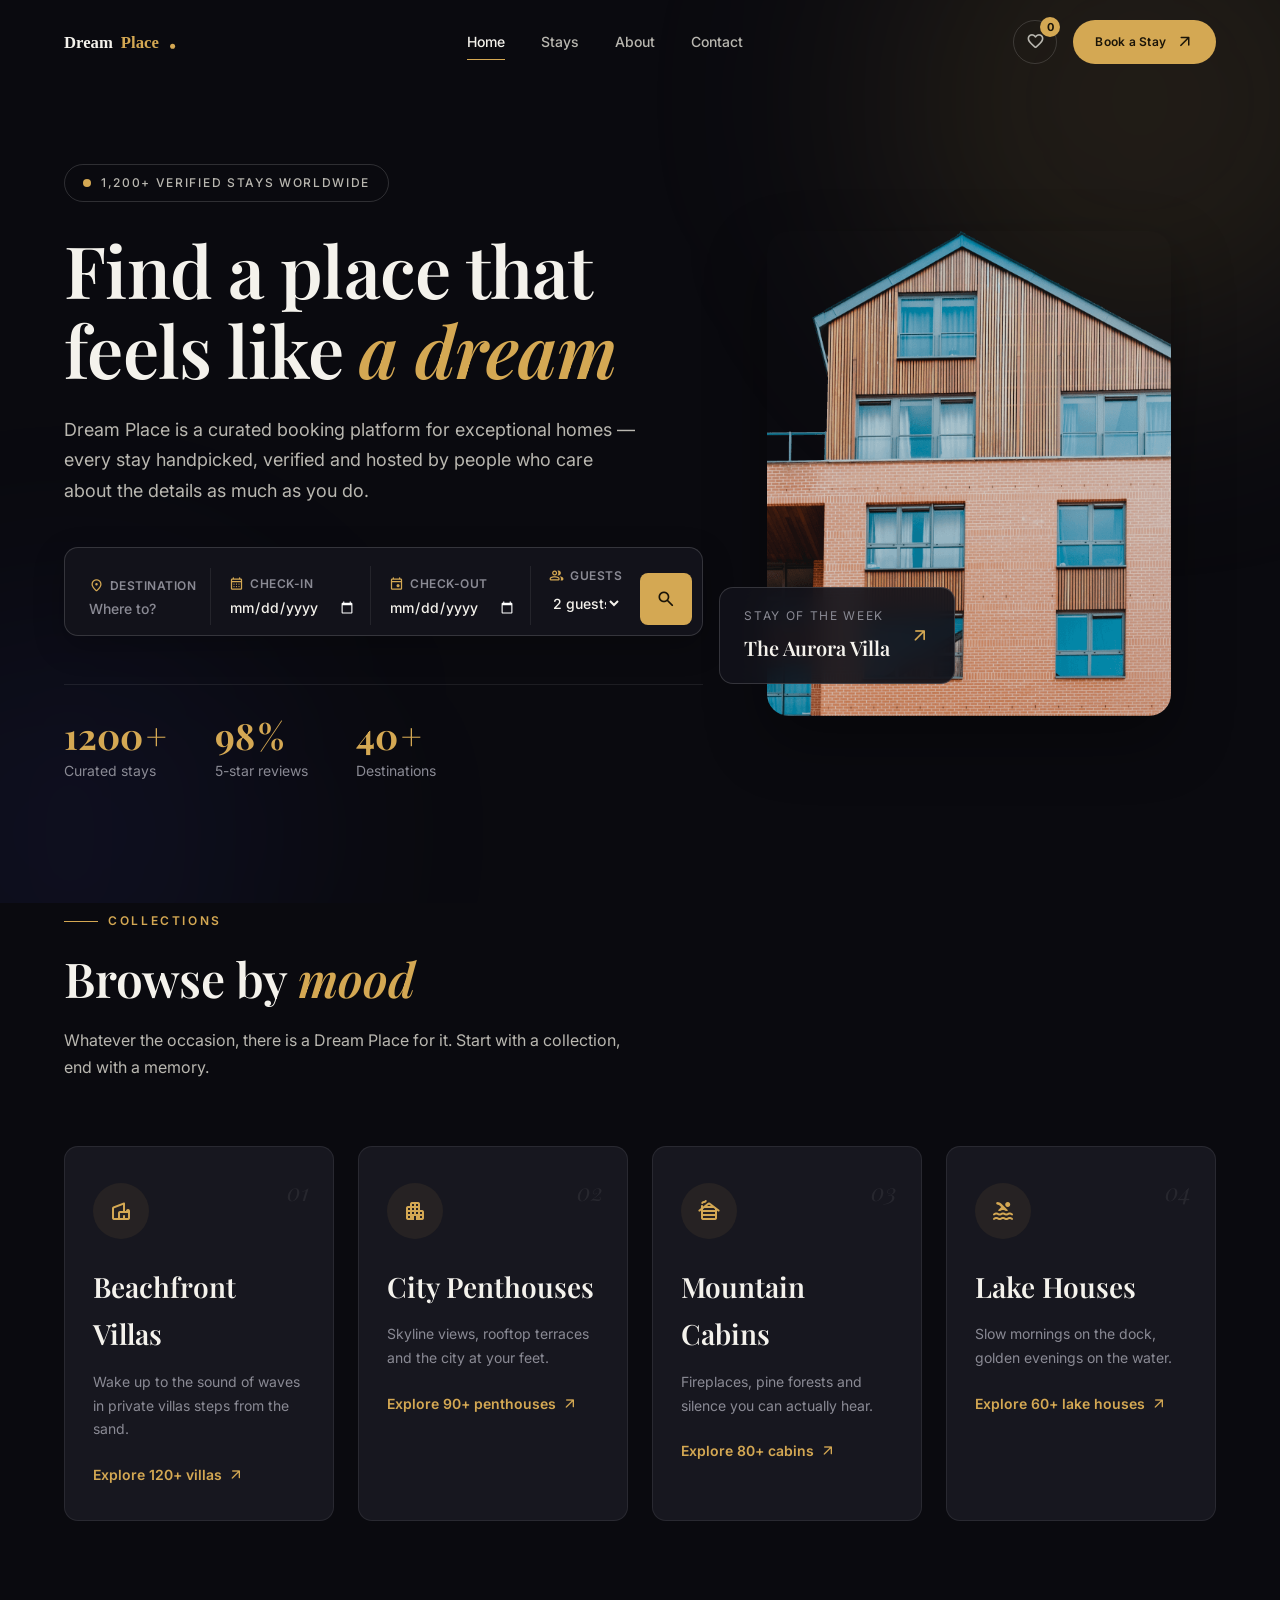
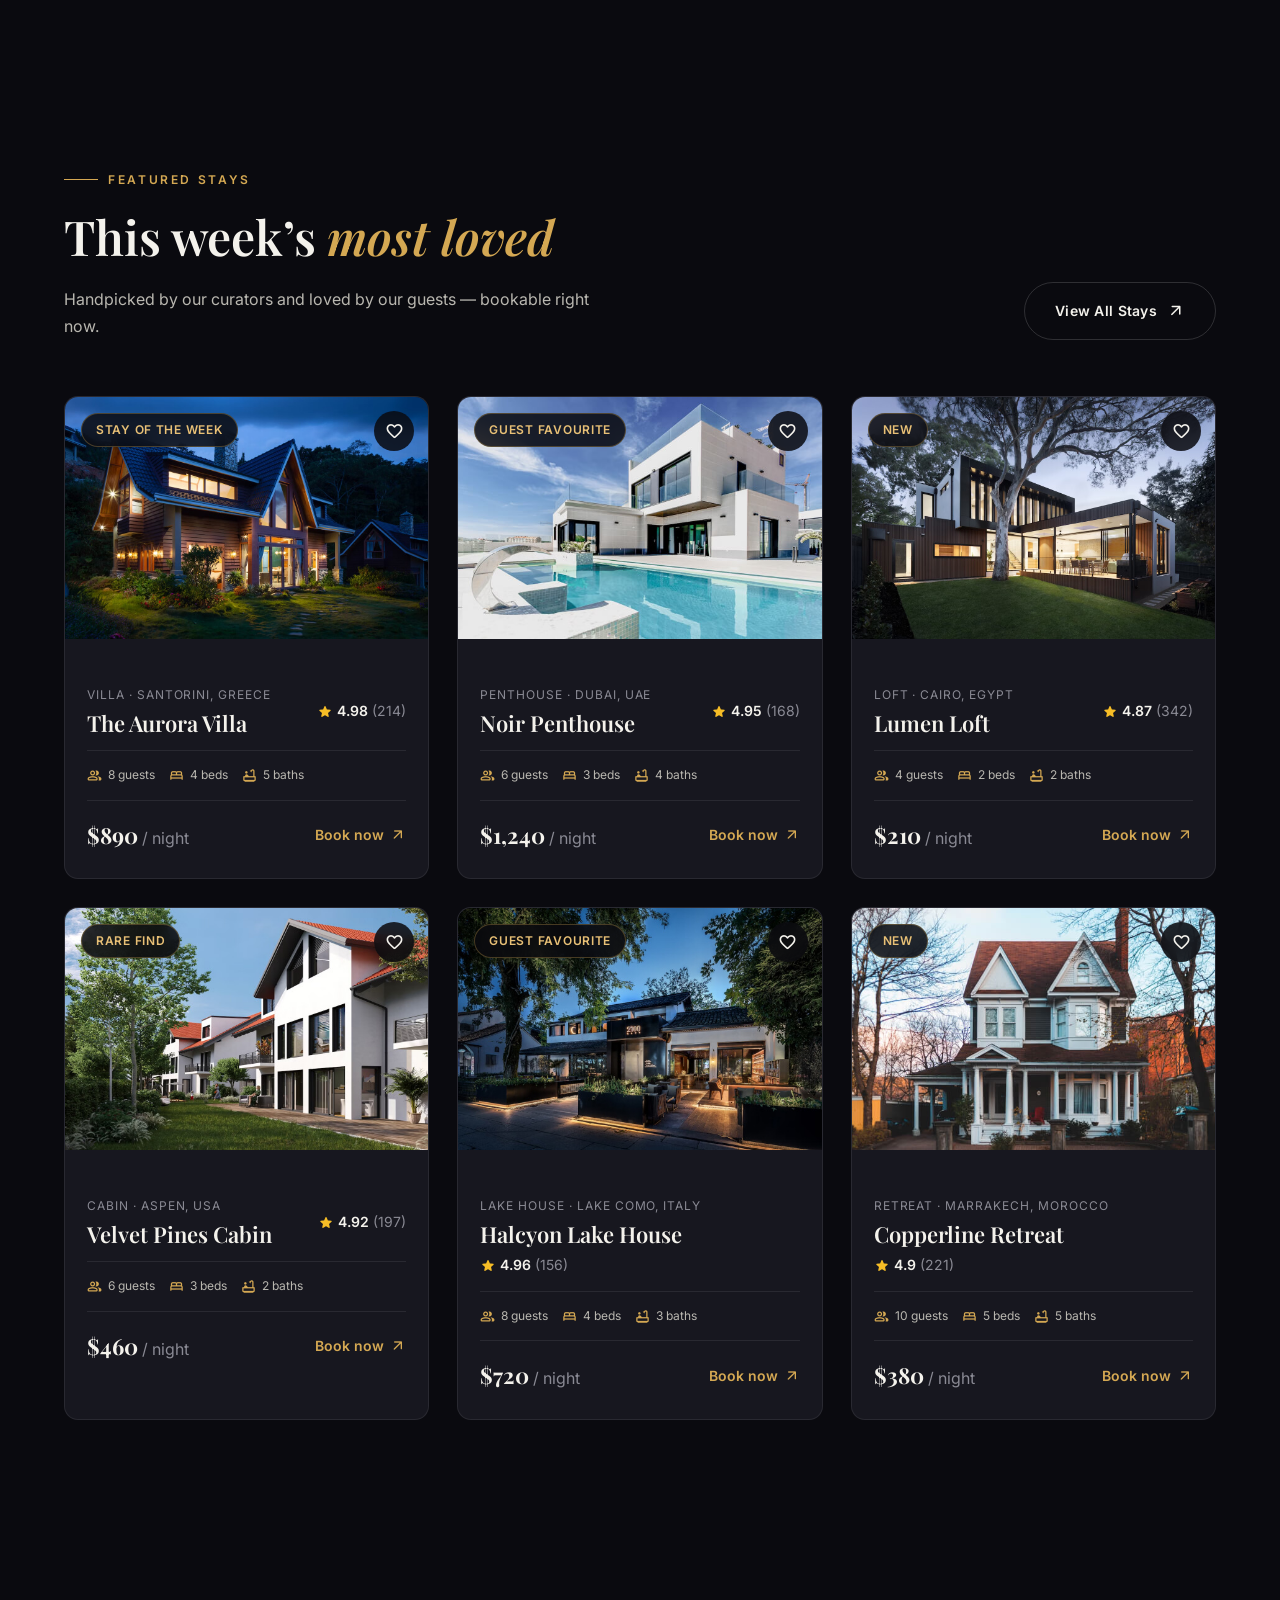
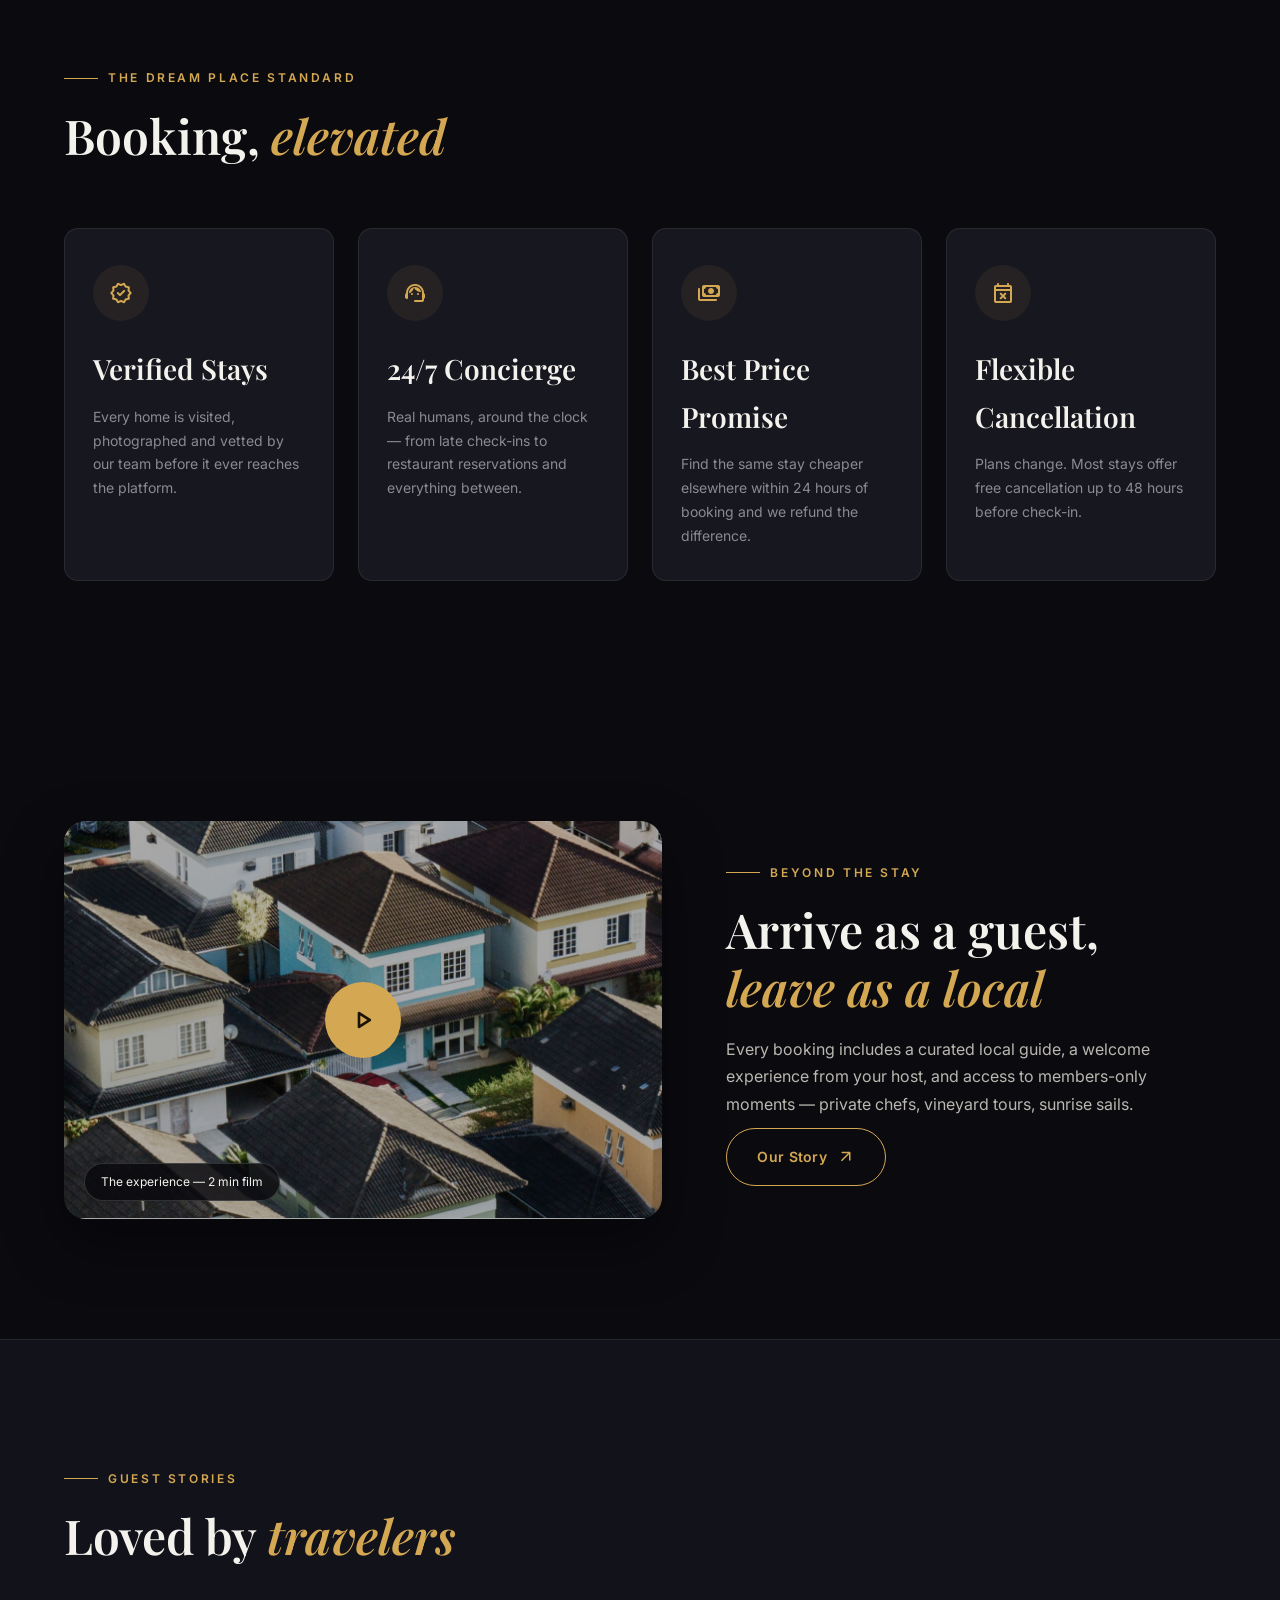
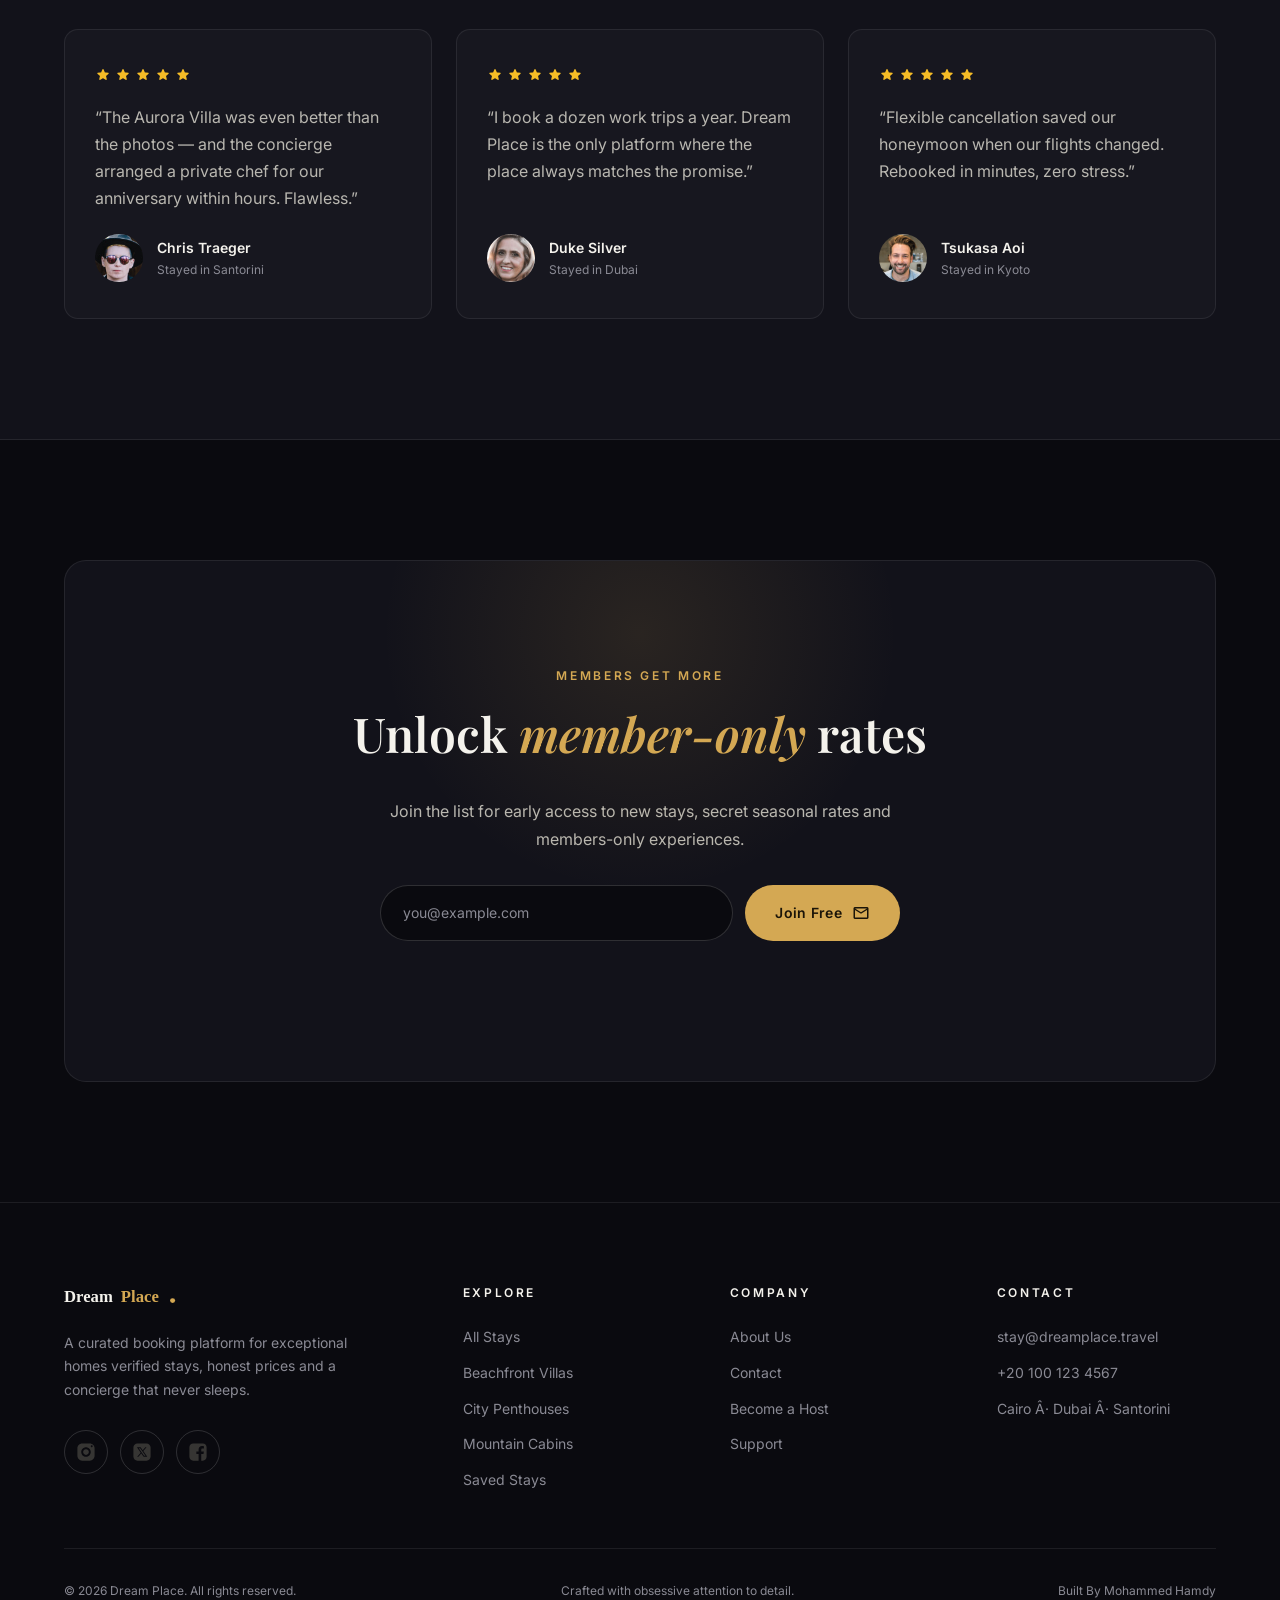
<file: index.html>
﻿<!doctype html>
<html lang="en">
  <head>
    <meta charset="UTF-8" />

    <meta name="viewport" content="width=device-width, initial-scale=1.0" />
    <script>
      document.documentElement.classList.add("js");
    </script>
    <title>Dream Place — Book Extraordinary Stays Around the World</title>
    <meta
      name="title"
      content="Dream Place — Book Extraordinary Stays Around the World"
    />
    <meta
      name="description"
      content="Dream Place is a curated booking platform for exceptional homes — villas, penthouses, lofts and retreats, handpicked and verified for unforgettable stays."
    />
    <meta name="author" content="Mohammed Hamdy (shena9y)" />
    <meta name="theme-color" content="#0a0a0f" />
    <meta property="og:type" content="website" />
    <meta property="og:site_name" content="Dream Place" />
    <meta
      property="og:title"
      content="Dream Place — Book Extraordinary Stays"
    />
    <meta
      property="og:description"
      content="A curated collection of exceptional homes, handpicked and verified. Book your next unforgettable stay with Dream Place."
    />
    <meta property="og:url" content="https://shena9y.github.io/walthome/" />
    <meta
      property="og:image"
      content="https://shena9y.github.io/walthome/assets/images/hero.png"
    />
    <meta name="twitter:card" content="summary_large_image" />
    <meta
      name="twitter:title"
      content="Dream Place — Book Extraordinary Stays"
    />
    <meta
      name="twitter:description"
      content="A curated collection of exceptional homes, handpicked and verified. Book your next unforgettable stay with Dream Place."
    />
    <meta
      name="twitter:image"
      content="https://shena9y.github.io/walthome/assets/images/hero.png"
    />
    <link rel="shortcut icon" href="favicon.svg" type="image/svg+xml" />
    <link rel="preconnect" href="https://fonts.googleapis.com" />
    <link rel="preconnect" href="https://fonts.gstatic.com" crossorigin />
    <link
      href="https://fonts.googleapis.com/css2?family=Inter:wght@300;400;500;600;700&family=Playfair+Display:ital,wght@0,500;0,600;0,700;1,500&display=swap"
      rel="stylesheet"
    />
    <link
      rel="stylesheet"
      href="https://fonts.googleapis.com/css2?family=Material+Symbols+Rounded:opsz,wght,FILL,GRAD@24,400,0..1,0"
    />
    <link rel="stylesheet" href="./assets/css/style.css" />
    <link rel="stylesheet" href="./assets/css/pages.css" />
    <script src="./assets/js/main.js" defer></script>
    <script src="./assets/js/booking.js" defer></script>
  </head>
  <body>
    <a href="#main" class="skip-link">Skip to content</a>

    <!--
    - #HEADER
    -->
    <header class="header" data-header>
      <div class="container header-inner">
        <a href="index.html" class="logo" aria-label="Dream Place — home">
          <img
            src="./assets/images/logo.svg"
            width="158"
            height="28"
            alt="Dream Place"
          />
        </a>

        <nav
          class="navbar"
          id="primary-navbar"
          aria-label="Main navigation"
          data-navbar
        >
          <ul class="navbar-list">
            <li>
              <a
                href="index.html"
                class="navbar-link active"
                aria-current="page"
                >Home</a
              >
            </li>
            <li><a href="stays.html" class="navbar-link">Stays</a></li>
            <li><a href="about.html" class="navbar-link">About</a></li>
            <li><a href="contact.html" class="navbar-link">Contact</a></li>
          </ul>
        </nav>

        <div class="header-actions">
          <a
            href="favorites.html"
            class="icon-btn"
            aria-label="View saved stays"
            title="Saved stays"
          >
            <span class="material-symbols-rounded" aria-hidden="true"
              >favorite</span
            >
            <span class="icon-badge" data-fav-count hidden>0</span>
          </a>
          <a href="stays.html" class="btn btn-primary btn-sm">
            <span class="btn-text">Book a Stay</span>
            <span class="material-symbols-rounded" aria-hidden="true"
              >arrow_outward</span
            >
          </a>
          <button
            class="nav-toggler"
            aria-label="Toggle navigation menu"
            aria-expanded="false"
            aria-controls="primary-navbar"
            data-nav-toggler
          >
            <span class="nav-line"></span>
            <span class="nav-line"></span>
          </button>
        </div>
      </div>
    </header>

    <main id="main">
      <!--
      - #HERO + SEARCH
      -->
      <section class="hero" aria-label="Welcome">
        <div class="hero-glow hero-glow-1" aria-hidden="true"></div>
        <div class="hero-glow hero-glow-2" aria-hidden="true"></div>
        <div class="container">
          <div class="hero-grid">
            <div class="hero-content">
              <p class="eyebrow reveal">
                <span class="eyebrow-dot" aria-hidden="true"></span>
                1,200+ verified stays worldwide
              </p>

              <h1 class="display reveal" style="--reveal-delay: 80ms">
                Find a place that feels like
                <em class="accent-serif">a dream</em>
              </h1>

              <p class="hero-text reveal" style="--reveal-delay: 160ms">
                Dream Place is a curated booking platform for exceptional homes
                — every stay handpicked, verified and hosted by people who care
                about the details as much as you do.
              </p>

              <form
                class="search-bar reveal"
                style="--reveal-delay: 240ms"
                data-search-form
                action="stays.html"
                method="get"
                aria-label="Search stays"
              >
                <div class="search-field">
                  <label class="search-label" for="q-destination">
                    <span class="material-symbols-rounded" aria-hidden="true"
                      >location_on</span
                    >
                    Destination
                  </label>
                  <input
                    type="text"
                    id="q-destination"
                    name="destination"
                    placeholder="Where to?"
                    autocomplete="off"
                  />
                </div>
                <div class="search-field">
                  <label class="search-label" for="q-checkin">
                    <span class="material-symbols-rounded" aria-hidden="true"
                      >calendar_month</span
                    >
                    Check-in
                  </label>
                  <input
                    type="date"
                    id="q-checkin"
                    name="checkin"
                    data-checkin
                  />
                </div>
                <div class="search-field">
                  <label class="search-label" for="q-checkout">
                    <span class="material-symbols-rounded" aria-hidden="true"
                      >event</span
                    >
                    Check-out
                  </label>
                  <input
                    type="date"
                    id="q-checkout"
                    name="checkout"
                    data-checkout
                  />
                </div>
                <div class="search-field">
                  <label class="search-label" for="q-guests">
                    <span class="material-symbols-rounded" aria-hidden="true"
                      >group</span
                    >
                    Guests
                  </label>
                  <select id="q-guests" name="guests">
                    <option value="1">1 guest</option>
                    <option value="2" selected>2 guests</option>
                    <option value="4">4 guests</option>
                    <option value="6">6 guests</option>
                    <option value="8">8+ guests</option>
                  </select>
                </div>
                <button
                  type="submit"
                  class="search-submit"
                  aria-label="Search stays"
                >
                  <span class="material-symbols-rounded" aria-hidden="true"
                    >search</span
                  >
                </button>
              </form>

              <dl class="hero-stats reveal" style="--reveal-delay: 320ms">
                <div class="stat">
                  <dt class="stat-value">
                    <span data-counter="1200">0</span>+
                  </dt>
                  <dd class="stat-label">Curated stays</dd>
                </div>
                <div class="stat">
                  <dt class="stat-value"><span data-counter="98">0</span>%</dt>
                  <dd class="stat-label">5-star reviews</dd>
                </div>
                <div class="stat">
                  <dt class="stat-value"><span data-counter="40">0</span>+</dt>
                  <dd class="stat-label">Destinations</dd>
                </div>
              </dl>
            </div>

            <div class="hero-media reveal" style="--reveal-delay: 200ms">
              <figure class="hero-frame">
                <img
                  src="./assets/images/hero.png"
                  width="640"
                  height="760"
                  alt="A sunlit luxury villa available on Dream Place"
                  class="img-cover"
                />
              </figure>
              <a
                href="details.html?id=aurora-villa"
                class="hero-card"
                aria-label="View The Aurora Villa"
              >
                <div>
                  <p class="hero-card-label">Stay of the week</p>
                  <p class="hero-card-title">The Aurora Villa</p>
                </div>
                <span class="material-symbols-rounded" aria-hidden="true"
                  >arrow_outward</span
                >
              </a>
            </div>
          </div>
        </div>
      </section>
      <!--
      - #COLLECTIONS
      -->
      <section class="section collections" aria-label="Browse by collection">
        <div class="container">
          <div class="section-head reveal">
            <p class="section-tag">Collections</p>
            <h2 class="section-title">
              Browse by <em class="accent-serif">mood</em>
            </h2>
            <p class="section-text">
              Whatever the occasion, there is a Dream Place for it. Start with a
              collection, end with a memory.
            </p>
          </div>

          <ul class="collection-list">
            <li class="collection-card reveal">
              <span
                class="collection-icon material-symbols-rounded"
                aria-hidden="true"
                >villa</span
              >
              <h3 class="collection-title">Beachfront Villas</h3>
              <p class="collection-text">
                Wake up to the sound of waves in private villas steps from the
                sand.
              </p>
              <a href="stays.html?type=villa" class="collection-link">
                Explore 120+ villas
                <span class="material-symbols-rounded" aria-hidden="true"
                  >arrow_outward</span
                >
              </a>
              <span class="collection-index" aria-hidden="true">01</span>
            </li>
            <li class="collection-card reveal" style="--reveal-delay: 80ms">
              <span
                class="collection-icon material-symbols-rounded"
                aria-hidden="true"
                >apartment</span
              >
              <h3 class="collection-title">City Penthouses</h3>
              <p class="collection-text">
                Skyline views, rooftop terraces and the city at your feet.
              </p>
              <a href="stays.html?type=penthouse" class="collection-link">
                Explore 90+ penthouses
                <span class="material-symbols-rounded" aria-hidden="true"
                  >arrow_outward</span
                >
              </a>
              <span class="collection-index" aria-hidden="true">02</span>
            </li>
            <li class="collection-card reveal" style="--reveal-delay: 160ms">
              <span
                class="collection-icon material-symbols-rounded"
                aria-hidden="true"
                >cabin</span
              >
              <h3 class="collection-title">Mountain Cabins</h3>
              <p class="collection-text">
                Fireplaces, pine forests and silence you can actually hear.
              </p>
              <a href="stays.html?type=cabin" class="collection-link">
                Explore 80+ cabins
                <span class="material-symbols-rounded" aria-hidden="true"
                  >arrow_outward</span
                >
              </a>
              <span class="collection-index" aria-hidden="true">03</span>
            </li>
            <li class="collection-card reveal" style="--reveal-delay: 240ms">
              <span
                class="collection-icon material-symbols-rounded"
                aria-hidden="true"
                >pool</span
              >
              <h3 class="collection-title">Lake Houses</h3>
              <p class="collection-text">
                Slow mornings on the dock, golden evenings on the water.
              </p>
              <a href="stays.html?type=lake" class="collection-link">
                Explore 60+ lake houses
                <span class="material-symbols-rounded" aria-hidden="true"
                  >arrow_outward</span
                >
              </a>
              <span class="collection-index" aria-hidden="true">04</span>
            </li>
          </ul>
        </div>
      </section>

      <!--
      - #FEATURED STAYS
      -->
      <section
        class="section stays-section"
        id="featured"
        aria-label="Featured stays"
      >
        <div class="container">
          <div class="section-head-row reveal">
            <div class="section-head">
              <p class="section-tag">Featured stays</p>
              <h2 class="section-title">
                This week&rsquo;s <em class="accent-serif">most loved</em>
              </h2>
              <p class="section-text">
                Handpicked by our curators and loved by our guests — bookable
                right now.
              </p>
            </div>
            <a href="stays.html" class="btn btn-ghost">
              <span class="btn-text">View All Stays</span>
              <span class="material-symbols-rounded" aria-hidden="true"
                >arrow_outward</span
              >
            </a>
          </div>

          <ul class="stay-grid" data-featured-grid>
            <!-- populated by booking.js -->
          </ul>
        </div>
      </section>
      <!--
      - #WHY DREAM PLACE
      -->
      <section class="section why" aria-label="Why book with Dream Place">
        <div class="container">
          <div class="section-head reveal">
            <p class="section-tag">The Dream Place standard</p>
            <h2 class="section-title">
              Booking, <em class="accent-serif">elevated</em>
            </h2>
          </div>

          <ul class="why-list">
            <li class="why-card reveal">
              <span
                class="service-icon material-symbols-rounded"
                aria-hidden="true"
                >verified</span
              >
              <h3 class="service-title">Verified Stays</h3>
              <p class="service-text">
                Every home is visited, photographed and vetted by our team
                before it ever reaches the platform.
              </p>
            </li>
            <li class="why-card reveal" style="--reveal-delay: 80ms">
              <span
                class="service-icon material-symbols-rounded"
                aria-hidden="true"
                >support_agent</span
              >
              <h3 class="service-title">24/7 Concierge</h3>
              <p class="service-text">
                Real humans, around the clock — from late check-ins to
                restaurant reservations and everything between.
              </p>
            </li>
            <li class="why-card reveal" style="--reveal-delay: 160ms">
              <span
                class="service-icon material-symbols-rounded"
                aria-hidden="true"
                >payments</span
              >
              <h3 class="service-title">Best Price Promise</h3>
              <p class="service-text">
                Find the same stay cheaper elsewhere within 24 hours of booking
                and we refund the difference.
              </p>
            </li>
            <li class="why-card reveal" style="--reveal-delay: 240ms">
              <span
                class="service-icon material-symbols-rounded"
                aria-hidden="true"
                >event_busy</span
              >
              <h3 class="service-title">Flexible Cancellation</h3>
              <p class="service-text">
                Plans change. Most stays offer free cancellation up to 48 hours
                before check-in.
              </p>
            </li>
          </ul>
        </div>
      </section>

      <!--
      - #EXPERIENCE
      -->
      <section
        class="section experience"
        aria-label="The Dream Place experience"
      >
        <div class="container">
          <div class="experience-grid">
            <a
              href="#"
              class="video-card reveal"
              aria-label="Play the Dream Place experience film"
            >
              <img
                src="./assets/images/video-card.jpg"
                width="640"
                height="420"
                loading="lazy"
                alt="Film preview — inside a Dream Place villa at sunset"
                class="img-cover"
              />
              <span class="video-play" aria-hidden="true">
                <span class="material-symbols-rounded">play_arrow</span>
              </span>
              <span class="video-caption">The experience — 2 min film</span>
            </a>

            <div class="experience-content">
              <p class="section-tag reveal">Beyond the stay</p>
              <h2 class="section-title reveal" style="--reveal-delay: 80ms">
                Arrive as a guest,
                <em class="accent-serif">leave as a local</em>
              </h2>
              <p class="section-text reveal" style="--reveal-delay: 160ms">
                Every booking includes a curated local guide, a welcome
                experience from your host, and access to members-only moments —
                private chefs, vineyard tours, sunrise sails.
              </p>
              <a
                href="about.html"
                class="btn btn-outline reveal"
                style="--reveal-delay: 240ms"
              >
                <span class="btn-text">Our Story</span>
                <span class="material-symbols-rounded" aria-hidden="true"
                  >arrow_outward</span
                >
              </a>
            </div>
          </div>
        </div>
      </section>
      <!--
      - #TESTIMONIALS
      -->
      <section class="section testimonials" aria-label="Guest stories">
        <div class="container">
          <div class="section-head reveal">
            <p class="section-tag">Guest stories</p>
            <h2 class="section-title">
              Loved by <em class="accent-serif">travelers</em>
            </h2>
          </div>

          <ul class="quote-grid">
            <li class="quote-card reveal">
              <div class="quote-stars" role="img" aria-label="Rated 5 out of 5">
                <span class="material-symbols-rounded" aria-hidden="true"
                  >star</span
                >
                <span class="material-symbols-rounded" aria-hidden="true"
                  >star</span
                >
                <span class="material-symbols-rounded" aria-hidden="true"
                  >star</span
                >
                <span class="material-symbols-rounded" aria-hidden="true"
                  >star</span
                >
                <span class="material-symbols-rounded" aria-hidden="true"
                  >star</span
                >
              </div>
              <blockquote class="quote-text">
                &ldquo;The Aurora Villa was even better than the photos — and
                the concierge arranged a private chef for our anniversary within
                hours. Flawless.&rdquo;
              </blockquote>
              <div class="quote-author">
                <img
                  src="./assets/images/avatar-1.jpg"
                  width="48"
                  height="48"
                  loading="lazy"
                  alt=""
                  class="quote-avatar"
                />
                <div>
                  <p class="quote-name">Chris Traeger</p>
                  <p class="quote-role">Stayed in Santorini</p>
                </div>
              </div>
            </li>
            <li class="quote-card reveal" style="--reveal-delay: 80ms">
              <div class="quote-stars" role="img" aria-label="Rated 5 out of 5">
                <span class="material-symbols-rounded" aria-hidden="true"
                  >star</span
                >
                <span class="material-symbols-rounded" aria-hidden="true"
                  >star</span
                >
                <span class="material-symbols-rounded" aria-hidden="true"
                  >star</span
                >
                <span class="material-symbols-rounded" aria-hidden="true"
                  >star</span
                >
                <span class="material-symbols-rounded" aria-hidden="true"
                  >star</span
                >
              </div>
              <blockquote class="quote-text">
                &ldquo;I book a dozen work trips a year. Dream Place is the only
                platform where the place always matches the promise.&rdquo;
              </blockquote>
              <div class="quote-author">
                <img
                  src="./assets/images/avatar-2.jpg"
                  width="48"
                  height="48"
                  loading="lazy"
                  alt=""
                  class="quote-avatar"
                />
                <div>
                  <p class="quote-name">Duke Silver</p>
                  <p class="quote-role">Stayed in Dubai</p>
                </div>
              </div>
            </li>
            <li class="quote-card reveal" style="--reveal-delay: 160ms">
              <div class="quote-stars" role="img" aria-label="Rated 5 out of 5">
                <span class="material-symbols-rounded" aria-hidden="true"
                  >star</span
                >
                <span class="material-symbols-rounded" aria-hidden="true"
                  >star</span
                >
                <span class="material-symbols-rounded" aria-hidden="true"
                  >star</span
                >
                <span class="material-symbols-rounded" aria-hidden="true"
                  >star</span
                >
                <span class="material-symbols-rounded" aria-hidden="true"
                  >star</span
                >
              </div>
              <blockquote class="quote-text">
                &ldquo;Flexible cancellation saved our honeymoon when our
                flights changed. Rebooked in minutes, zero stress.&rdquo;
              </blockquote>
              <div class="quote-author">
                <img
                  src="./assets/images/avatar-3.jpg"
                  width="48"
                  height="48"
                  loading="lazy"
                  alt=""
                  class="quote-avatar"
                />
                <div>
                  <p class="quote-name">Tsukasa Aoi</p>
                  <p class="quote-role">Stayed in Kyoto</p>
                </div>
              </div>
            </li>
          </ul>
        </div>
      </section>

      <!--
      - #NEWSLETTER CTA
      -->
      <section class="section cta" aria-label="Newsletter">
        <div class="container">
          <div class="cta-box reveal">
            <p class="section-tag">Members get more</p>
            <h2 class="cta-title">
              Unlock <em class="accent-serif">member-only</em> rates
            </h2>
            <p
              class="section-text"
              style="margin-inline: auto; margin-block-end: 32px"
            >
              Join the list for early access to new stays, secret seasonal rates
              and members-only experiences.
            </p>
            <form class="newsletter-form" data-newsletter novalidate>
              <label class="sr-only" for="newsletter-email"
                >Email address</label
              >
              <input
                type="email"
                id="newsletter-email"
                name="email"
                placeholder="you@example.com"
                autocomplete="email"
                required
              />
              <button type="submit" class="btn btn-primary">
                <span class="btn-text">Join Free</span>
                <span class="material-symbols-rounded" aria-hidden="true"
                  >mail</span
                >
              </button>
            </form>
            <p
              class="form-note"
              data-newsletter-note
              role="status"
              aria-live="polite"
            ></p>
          </div>
        </div>
      </section>
    </main>
    <!--
    - #FOOTER
    -->
    <footer class="footer">
      <div class="container">
        <div class="footer-top">
          <div class="footer-brand">
            <a
              href="index.html"
              class="logo"
              aria-label="Dream Place — back to top"
            >
              <img
                src="./assets/images/logo.svg"
                width="158"
                height="28"
                alt="Dream Place"
              />
            </a>
            <p class="footer-text">
              A curated booking platform for exceptional homes verified stays,
              honest prices and a concierge that never sleeps.
            </p>
            <ul class="social-list">
              <li>
                <a href="#" class="social-link" aria-label="Instagram"
                  ><img
                    src="./assets/images/insta.svg"
                    width="18"
                    height="18"
                    alt=""
                /></a>
              </li>
              <li>
                <a href="#" class="social-link" aria-label="X (Twitter)"
                  ><img
                    src="./assets/images/twitter.svg"
                    width="18"
                    height="18"
                    alt=""
                /></a>
              </li>
              <li>
                <a href="#" class="social-link" aria-label="Facebook"
                  ><img
                    src="./assets/images/facebook.svg"
                    width="18"
                    height="18"
                    alt=""
                /></a>
              </li>
            </ul>
          </div>
          <nav class="footer-nav" aria-label="Explore">
            <p class="footer-nav-title">Explore</p>
            <ul class="footer-nav-list">
              <li><a href="stays.html" class="footer-link">All Stays</a></li>
              <li>
                <a href="stays.html?type=villa" class="footer-link"
                  >Beachfront Villas</a
                >
              </li>
              <li>
                <a href="stays.html?type=penthouse" class="footer-link"
                  >City Penthouses</a
                >
              </li>
              <li>
                <a href="stays.html?type=cabin" class="footer-link"
                  >Mountain Cabins</a
                >
              </li>
              <li>
                <a href="favorites.html" class="footer-link">Saved Stays</a>
              </li>
            </ul>
          </nav>
          <nav class="footer-nav" aria-label="Company">
            <p class="footer-nav-title">Company</p>
            <ul class="footer-nav-list">
              <li><a href="about.html" class="footer-link">About Us</a></li>
              <li><a href="contact.html" class="footer-link">Contact</a></li>
              <li>
                <a href="about.html#hosts" class="footer-link">Become a Host</a>
              </li>
              <li><a href="contact.html" class="footer-link">Support</a></li>
            </ul>
          </nav>
          <div class="footer-nav">
            <p class="footer-nav-title">Contact</p>
            <ul class="footer-nav-list">
              <li>
                <a href="mailto:stay@dreamplace.travel" class="footer-link"
                  >stay@dreamplace.travel</a
                >
              </li>
              <li>
                <a href="tel:+201001234567" class="footer-link"
                  >+20 100 123 4567</a
                >
              </li>
              <li>
                <span class="footer-link footer-link-static"
                  >Cairo Â· Dubai Â· Santorini</span
                >
              </li>
            </ul>
          </div>
        </div>
        <div class="footer-bottom">
          <p class="copyright">&copy; 2026 Dream Place. All rights reserved.</p>
          <p class="footer-note">Crafted with obsessive attention to detail.</p>
          <p class="footer-note">Built By Mohammed Hamdy</p>
        </div>
      </div>
    </footer>

    <!--
    - #BACK TO TOP
    -->
    <button class="back-top" aria-label="Back to top" data-back-top>
      <span class="material-symbols-rounded" aria-hidden="true"
        >arrow_upward</span
      >
    </button>
  </body>
</html>
</file>
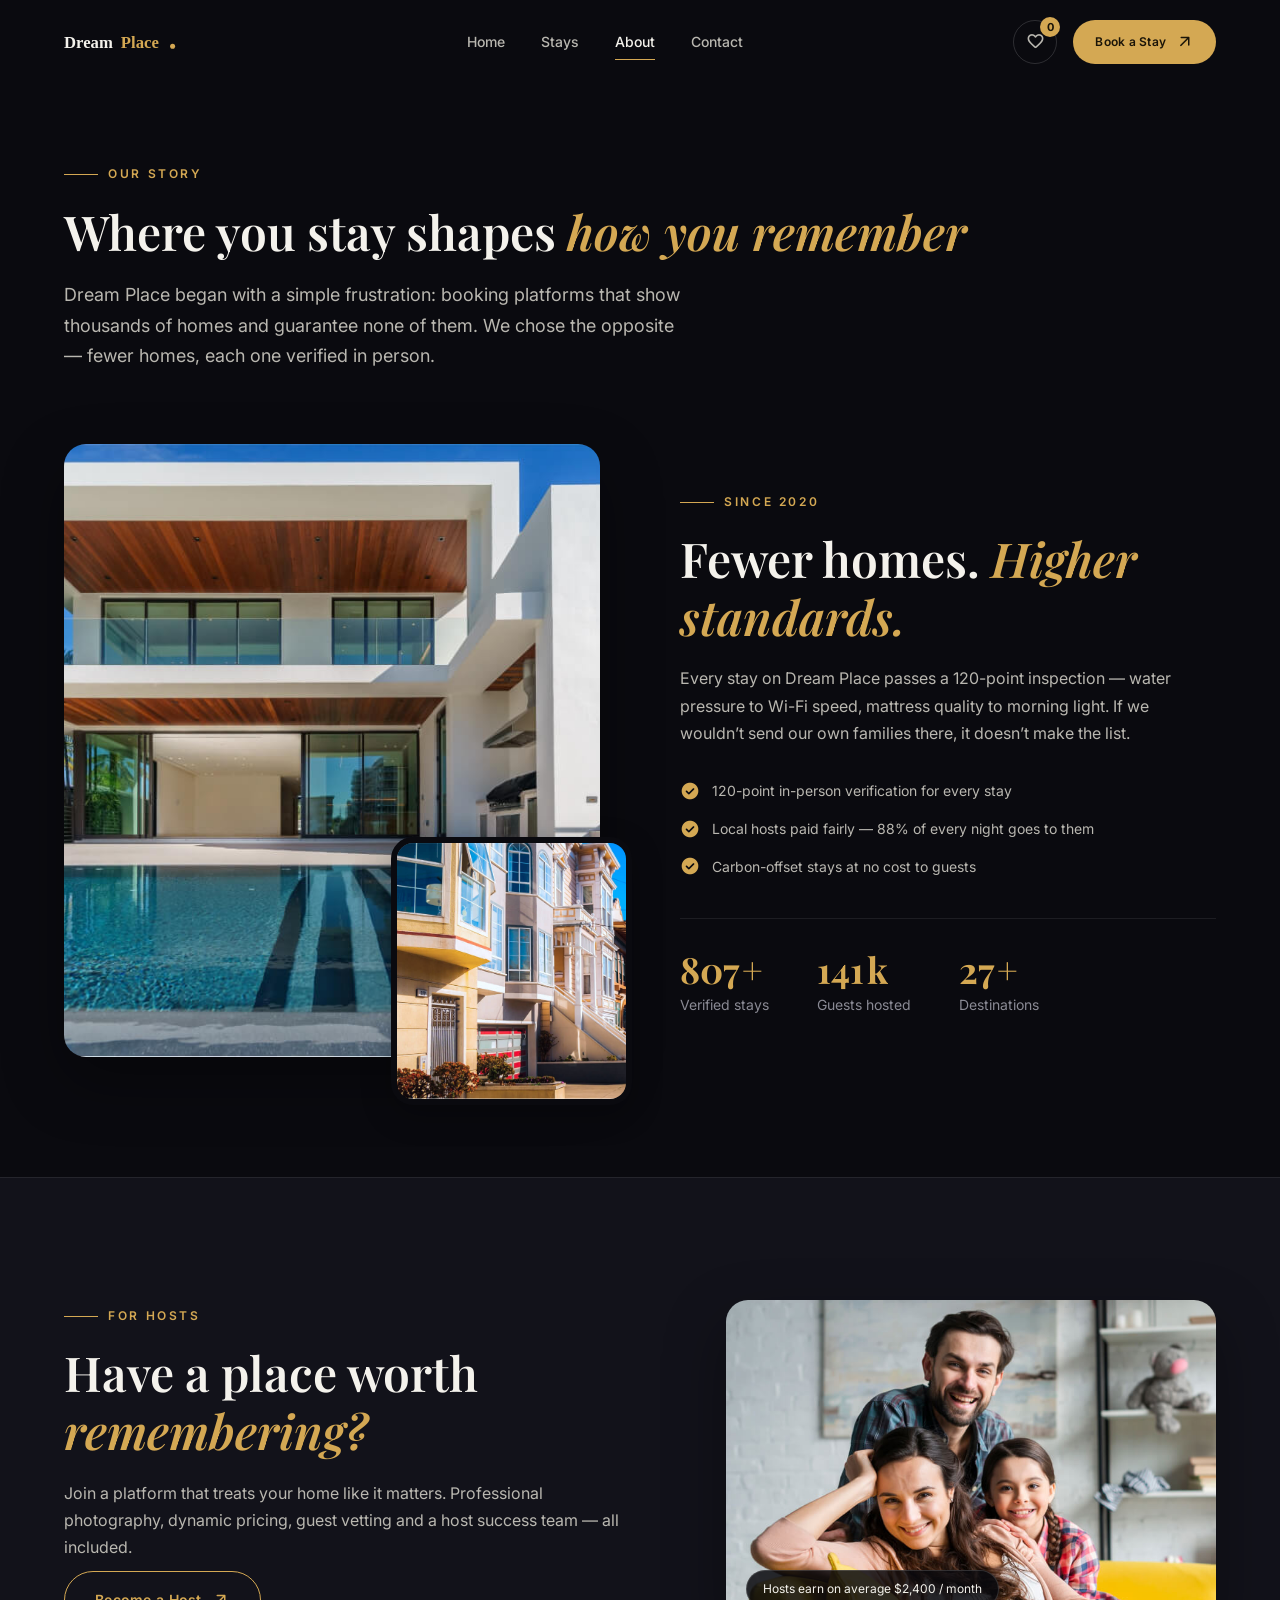
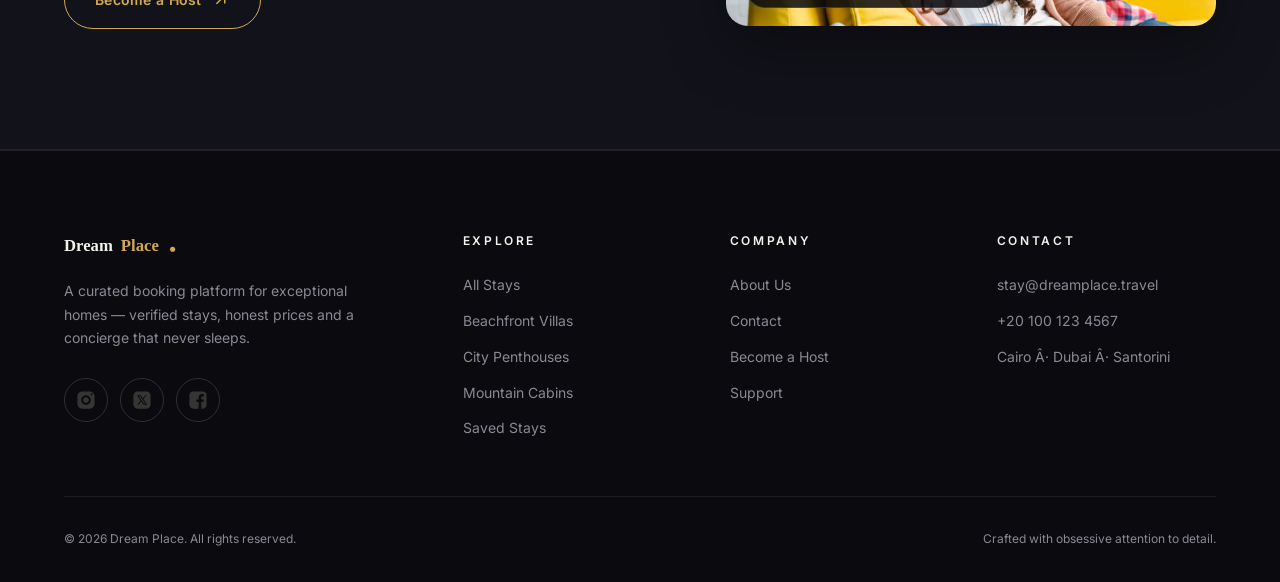
<file: about.html>
﻿<!doctype html>
<html lang="en">
  <head>
    <meta charset="UTF-8" />
    <meta name="viewport" content="width=device-width, initial-scale=1.0" />
    <script>
      document.documentElement.classList.add("js");
    </script>
    <title>About — Dream Place</title>
    <meta
      name="description"
      content="The story behind Dream Place — a booking platform built on the belief that where you stay shapes how you remember."
    />
    <meta name="theme-color" content="#0a0a0f" />
    <link rel="shortcut icon" href="favicon.svg" type="image/svg+xml" />
    <link rel="preconnect" href="https://fonts.googleapis.com" />
    <link rel="preconnect" href="https://fonts.gstatic.com" crossorigin />
    <link
      href="https://fonts.googleapis.com/css2?family=Inter:wght@300;400;500;600;700&family=Playfair+Display:ital,wght@0,500;0,600;0,700;1,500&display=swap"
      rel="stylesheet"
    />
    <link
      rel="stylesheet"
      href="https://fonts.googleapis.com/css2?family=Material+Symbols+Rounded:opsz,wght,FILL,GRAD@24,400,0..1,0"
    />
    <link rel="stylesheet" href="./assets/css/style.css" />
    <link rel="stylesheet" href="./assets/css/pages.css" />
    <script src="./assets/js/main.js" defer></script>
    <script src="./assets/js/booking.js" defer></script>
  </head>
  <body>
    <a href="#main" class="skip-link">Skip to content</a>

    <header class="header" data-header>
      <div class="container header-inner">
        <a href="index.html" class="logo" aria-label="Dream Place — home">
          <img
            src="./assets/images/logo.svg"
            width="158"
            height="28"
            alt="Dream Place"
          />
        </a>
        <nav
          class="navbar"
          id="primary-navbar"
          aria-label="Main navigation"
          data-navbar
        >
          <ul class="navbar-list">
            <li><a href="index.html" class="navbar-link">Home</a></li>
            <li><a href="stays.html" class="navbar-link">Stays</a></li>
            <li>
              <a
                href="about.html"
                class="navbar-link active"
                aria-current="page"
                >About</a
              >
            </li>
            <li><a href="contact.html" class="navbar-link">Contact</a></li>
          </ul>
        </nav>
        <div class="header-actions">
          <a
            href="favorites.html"
            class="icon-btn"
            aria-label="View saved stays"
            title="Saved stays"
          >
            <span class="material-symbols-rounded" aria-hidden="true"
              >favorite</span
            >
            <span class="icon-badge" data-fav-count hidden>0</span>
          </a>
          <a href="stays.html" class="btn btn-primary btn-sm">
            <span class="btn-text">Book a Stay</span>
            <span class="material-symbols-rounded" aria-hidden="true"
              >arrow_outward</span
            >
          </a>
          <button
            class="nav-toggler"
            aria-label="Toggle navigation menu"
            aria-expanded="false"
            aria-controls="primary-navbar"
            data-nav-toggler
          >
            <span class="nav-line"></span>
            <span class="nav-line"></span>
          </button>
        </div>
      </div>
    </header>

    <main id="main">
      <section class="page-hero" aria-label="About Dream Place">
        <div class="container">
          <p class="section-tag reveal">Our story</p>
          <h1 class="section-title reveal" style="--reveal-delay: 80ms">
            Where you stay shapes
            <em class="accent-serif">how you remember</em>
          </h1>
          <p class="section-text reveal" style="--reveal-delay: 160ms">
            Dream Place began with a simple frustration: booking platforms that
            show thousands of homes and guarantee none of them. We chose the
            opposite — fewer homes, each one verified in person.
          </p>
        </div>
      </section>

      <section class="section pt-0" aria-label="Our story in detail">
        <div class="container">
          <div class="about-grid">
            <div class="about-media reveal">
              <figure class="about-frame about-frame-main">
                <img
                  src="./assets/images/feature-banner-1.jpg"
                  width="560"
                  height="640"
                  loading="lazy"
                  alt="A Dream Place curator inspecting a villa interior"
                  class="img-cover"
                />
              </figure>
              <figure class="about-frame about-frame-float">
                <img
                  src="./assets/images/feature-banner-2.jpg"
                  width="340"
                  height="380"
                  loading="lazy"
                  alt="A verified Dream Place terrace at golden hour"
                  class="img-cover"
                />
              </figure>
            </div>

            <div class="about-content">
              <p class="section-tag reveal">Since 2020</p>
              <h2 class="section-title reveal" style="--reveal-delay: 80ms">
                Fewer homes.
                <em class="accent-serif">Higher standards.</em>
              </h2>
              <p class="section-text reveal" style="--reveal-delay: 160ms">
                Every stay on Dream Place passes a 120-point inspection —
                water pressure to Wi-Fi speed, mattress quality to morning
                light. If we wouldn&rsquo;t send our own families there, it
                doesn&rsquo;t make the list.
              </p>

              <ul class="about-highlights reveal" style="--reveal-delay: 240ms">
                <li class="about-highlight">
                  <span class="material-symbols-rounded" aria-hidden="true"
                    >check_circle</span
                  >
                  <span>120-point in-person verification for every stay</span>
                </li>
                <li class="about-highlight">
                  <span class="material-symbols-rounded" aria-hidden="true"
                    >check_circle</span
                  >
                  <span
                    >Local hosts paid fairly — 88% of every night goes to
                    them</span
                  >
                </li>
                <li class="about-highlight">
                  <span class="material-symbols-rounded" aria-hidden="true"
                    >check_circle</span
                  >
                  <span>Carbon-offset stays at no cost to guests</span>
                </li>
              </ul>

              <dl class="hero-stats reveal" style="--reveal-delay: 320ms">
                <div class="stat">
                  <dt class="stat-value">
                    <span data-counter="1200">0</span>+
                  </dt>
                  <dd class="stat-label">Verified stays</dd>
                </div>
                <div class="stat">
                  <dt class="stat-value"><span data-counter="210">0</span>k</dt>
                  <dd class="stat-label">Guests hosted</dd>
                </div>
                <div class="stat">
                  <dt class="stat-value"><span data-counter="40">0</span>+</dt>
                  <dd class="stat-label">Destinations</dd>
                </div>
              </dl>
            </div>
          </div>
        </div>
      </section>

      <section
        class="section testimonials"
        id="hosts"
        aria-label="Become a host"
      >
        <div class="container">
          <div class="experience-grid">
            <div class="experience-content">
              <p class="section-tag reveal">For hosts</p>
              <h2 class="section-title reveal" style="--reveal-delay: 80ms">
                Have a place worth
                <em class="accent-serif">remembering?</em>
              </h2>
              <p class="section-text reveal" style="--reveal-delay: 160ms">
                Join a platform that treats your home like it matters.
                Professional photography, dynamic pricing, guest vetting and a
                host success team — all included.
              </p>
              <a
                href="contact.html"
                class="btn btn-outline reveal"
                style="--reveal-delay: 240ms"
              >
                <span class="btn-text">Become a Host</span>
                <span class="material-symbols-rounded" aria-hidden="true"
                  >arrow_outward</span
                >
              </a>
            </div>
            <a
              href="contact.html"
              class="video-card reveal"
              style="--reveal-delay: 120ms"
              aria-label="Apply to host with Dream Place"
            >
              <img
                src="./assets/images/story-5.jpg"
                width="640"
                height="420"
                loading="lazy"
                alt="A host welcoming guests to a Dream Place home"
                class="img-cover"
              />
              <span class="video-caption"
                >Hosts earn on average $2,400 / month</span
              >
            </a>
          </div>
        </div>
      </section>
    </main>

    <footer class="footer">
      <div class="container">
        <div class="footer-top">
          <div class="footer-brand">
            <a
              href="index.html"
              class="logo"
              aria-label="Dream Place — back to top"
            >
              <img
                src="./assets/images/logo.svg"
                width="158"
                height="28"
                alt="Dream Place"
              />
            </a>
            <p class="footer-text">
              A curated booking platform for exceptional homes — verified
              stays, honest prices and a concierge that never sleeps.
            </p>
            <ul class="social-list">
              <li>
                <a href="#" class="social-link" aria-label="Instagram"
                  ><img
                    src="./assets/images/insta.svg"
                    width="18"
                    height="18"
                    alt=""
                /></a>
              </li>
              <li>
                <a href="#" class="social-link" aria-label="X (Twitter)"
                  ><img
                    src="./assets/images/twitter.svg"
                    width="18"
                    height="18"
                    alt=""
                /></a>
              </li>
              <li>
                <a href="#" class="social-link" aria-label="Facebook"
                  ><img
                    src="./assets/images/facebook.svg"
                    width="18"
                    height="18"
                    alt=""
                /></a>
              </li>
            </ul>
          </div>
          <nav class="footer-nav" aria-label="Explore">
            <p class="footer-nav-title">Explore</p>
            <ul class="footer-nav-list">
              <li><a href="stays.html" class="footer-link">All Stays</a></li>
              <li>
                <a href="stays.html?type=villa" class="footer-link"
                  >Beachfront Villas</a
                >
              </li>
              <li>
                <a href="stays.html?type=penthouse" class="footer-link"
                  >City Penthouses</a
                >
              </li>
              <li>
                <a href="stays.html?type=cabin" class="footer-link"
                  >Mountain Cabins</a
                >
              </li>
              <li>
                <a href="favorites.html" class="footer-link">Saved Stays</a>
              </li>
            </ul>
          </nav>
          <nav class="footer-nav" aria-label="Company">
            <p class="footer-nav-title">Company</p>
            <ul class="footer-nav-list">
              <li><a href="about.html" class="footer-link">About Us</a></li>
              <li><a href="contact.html" class="footer-link">Contact</a></li>
              <li>
                <a href="about.html#hosts" class="footer-link">Become a Host</a>
              </li>
              <li><a href="contact.html" class="footer-link">Support</a></li>
            </ul>
          </nav>
          <div class="footer-nav">
            <p class="footer-nav-title">Contact</p>
            <ul class="footer-nav-list">
              <li>
                <a href="mailto:stay@dreamplace.travel" class="footer-link"
                  >stay@dreamplace.travel</a
                >
              </li>
              <li>
                <a href="tel:+201001234567" class="footer-link"
                  >+20 100 123 4567</a
                >
              </li>
              <li>
                <span class="footer-link footer-link-static"
                  >Cairo Â· Dubai Â· Santorini</span
                >
              </li>
            </ul>
          </div>
        </div>
        <div class="footer-bottom">
          <p class="copyright">&copy; 2026 Dream Place. All rights reserved.</p>
          <p class="footer-note">Crafted with obsessive attention to detail.</p>
        </div>
      </div>
    </footer>

    <button class="back-top" aria-label="Back to top" data-back-top>
      <span class="material-symbols-rounded" aria-hidden="true"
        >arrow_upward</span
      >
    </button>
  </body>
</html>
</file>
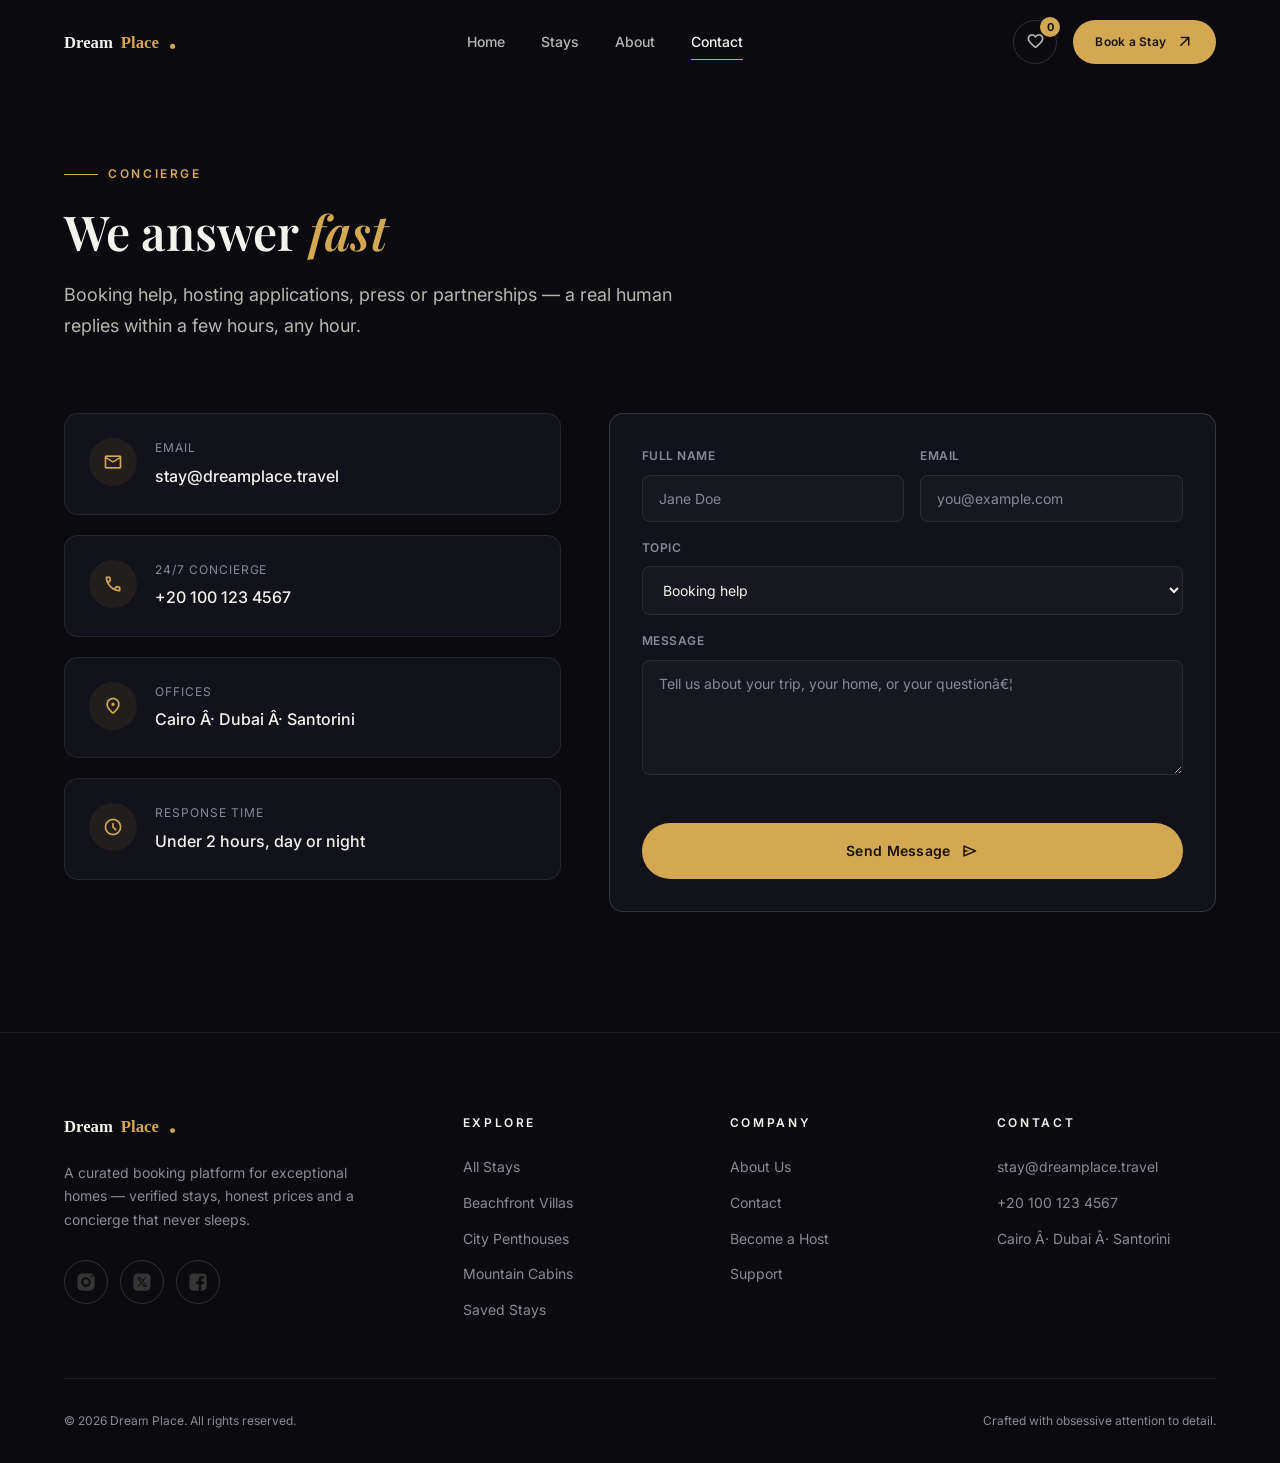
<file: contact.html>
﻿<!doctype html>
<html lang="en">
  <head>
    <meta charset="UTF-8" />
    <meta name="viewport" content="width=device-width, initial-scale=1.0" />
    <script>
      document.documentElement.classList.add("js");
    </script>
    <title>Contact — Dream Place</title>
    <meta
      name="description"
      content="Talk to the Dream Place concierge — booking help, hosting applications and partnerships."
    />
    <meta name="theme-color" content="#0a0a0f" />
    <link rel="shortcut icon" href="favicon.svg" type="image/svg+xml" />
    <link rel="preconnect" href="https://fonts.googleapis.com" />
    <link rel="preconnect" href="https://fonts.gstatic.com" crossorigin />
    <link
      href="https://fonts.googleapis.com/css2?family=Inter:wght@300;400;500;600;700&family=Playfair+Display:ital,wght@0,500;0,600;0,700;1,500&display=swap"
      rel="stylesheet"
    />
    <link
      rel="stylesheet"
      href="https://fonts.googleapis.com/css2?family=Material+Symbols+Rounded:opsz,wght,FILL,GRAD@24,400,0..1,0"
    />
    <link rel="stylesheet" href="./assets/css/style.css" />
    <link rel="stylesheet" href="./assets/css/pages.css" />
    <script src="./assets/js/main.js" defer></script>
    <script src="./assets/js/booking.js" defer></script>
  </head>
  <body>
    <a href="#main" class="skip-link">Skip to content</a>

    <header class="header" data-header>
      <div class="container header-inner">
        <a href="index.html" class="logo" aria-label="Dream Place — home">
          <img
            src="./assets/images/logo.svg"
            width="158"
            height="28"
            alt="Dream Place"
          />
        </a>
        <nav
          class="navbar"
          id="primary-navbar"
          aria-label="Main navigation"
          data-navbar
        >
          <ul class="navbar-list">
            <li><a href="index.html" class="navbar-link">Home</a></li>
            <li><a href="stays.html" class="navbar-link">Stays</a></li>
            <li><a href="about.html" class="navbar-link">About</a></li>
            <li>
              <a
                href="contact.html"
                class="navbar-link active"
                aria-current="page"
                >Contact</a
              >
            </li>
          </ul>
        </nav>
        <div class="header-actions">
          <a
            href="favorites.html"
            class="icon-btn"
            aria-label="View saved stays"
            title="Saved stays"
          >
            <span class="material-symbols-rounded" aria-hidden="true"
              >favorite</span
            >
            <span class="icon-badge" data-fav-count hidden>0</span>
          </a>
          <a href="stays.html" class="btn btn-primary btn-sm">
            <span class="btn-text">Book a Stay</span>
            <span class="material-symbols-rounded" aria-hidden="true"
              >arrow_outward</span
            >
          </a>
          <button
            class="nav-toggler"
            aria-label="Toggle navigation menu"
            aria-expanded="false"
            aria-controls="primary-navbar"
            data-nav-toggler
          >
            <span class="nav-line"></span>
            <span class="nav-line"></span>
          </button>
        </div>
      </div>
    </header>

    <main id="main">
      <section class="page-hero" aria-label="Contact Dream Place">
        <div class="container">
          <p class="section-tag reveal">Concierge</p>
          <h1 class="section-title reveal" style="--reveal-delay: 80ms">
            We answer <em class="accent-serif">fast</em>
          </h1>
          <p class="section-text reveal" style="--reveal-delay: 160ms">
            Booking help, hosting applications, press or partnerships — a real
            human replies within a few hours, any hour.
          </p>
        </div>
      </section>

      <section class="section pt-0" aria-label="Contact form and details">
        <div class="container">
          <div class="contact-grid">
            <div class="contact-info reveal">
              <ul class="contact-list">
                <li class="contact-item">
                  <span
                    class="service-icon material-symbols-rounded"
                    aria-hidden="true"
                    >mail</span
                  >
                  <div>
                    <p class="contact-label">Email</p>
                    <a
                      href="mailto:stay@dreamplace.travel"
                      class="contact-value"
                      >stay@dreamplace.travel</a
                    >
                  </div>
                </li>
                <li class="contact-item">
                  <span
                    class="service-icon material-symbols-rounded"
                    aria-hidden="true"
                    >call</span
                  >
                  <div>
                    <p class="contact-label">24/7 Concierge</p>
                    <a href="tel:+201001234567" class="contact-value"
                      >+20 100 123 4567</a
                    >
                  </div>
                </li>
                <li class="contact-item">
                  <span
                    class="service-icon material-symbols-rounded"
                    aria-hidden="true"
                    >location_on</span
                  >
                  <div>
                    <p class="contact-label">Offices</p>
                    <p class="contact-value">Cairo Â· Dubai Â· Santorini</p>
                  </div>
                </li>
                <li class="contact-item">
                  <span
                    class="service-icon material-symbols-rounded"
                    aria-hidden="true"
                    >schedule</span
                  >
                  <div>
                    <p class="contact-label">Response time</p>
                    <p class="contact-value">Under 2 hours, day or night</p>
                  </div>
                </li>
              </ul>
            </div>

            <form
              class="contact-form reveal"
              style="--reveal-delay: 120ms"
              data-contact-form
              novalidate
            >
              <div class="form-row">
                <div class="booking-field">
                  <label for="c-name">Full name</label>
                  <input
                    type="text"
                    id="c-name"
                    name="name"
                    placeholder="Jane Doe"
                    autocomplete="name"
                    required
                  />
                </div>
                <div class="booking-field">
                  <label for="c-email">Email</label>
                  <input
                    type="email"
                    id="c-email"
                    name="email"
                    placeholder="you@example.com"
                    autocomplete="email"
                    required
                  />
                </div>
              </div>
              <div class="booking-field">
                <label for="c-topic">Topic</label>
                <select id="c-topic" name="topic">
                  <option value="booking">Booking help</option>
                  <option value="hosting">Become a host</option>
                  <option value="press">Press &amp; partnerships</option>
                  <option value="other">Something else</option>
                </select>
              </div>
              <div class="booking-field">
                <label for="c-message">Message</label>
                <textarea
                  id="c-message"
                  name="message"
                  rows="5"
                  placeholder="Tell us about your trip, your home, or your questionâ€¦"
                  required
                ></textarea>
              </div>
              <p
                class="form-note"
                data-contact-note
                role="status"
                aria-live="polite"
              ></p>
              <button type="submit" class="btn btn-primary btn-block">
                <span class="btn-text">Send Message</span>
                <span class="material-symbols-rounded" aria-hidden="true"
                  >send</span
                >
              </button>
            </form>
          </div>
        </div>
      </section>
    </main>

    <footer class="footer">
      <div class="container">
        <div class="footer-top">
          <div class="footer-brand">
            <a
              href="index.html"
              class="logo"
              aria-label="Dream Place — back to top"
            >
              <img
                src="./assets/images/logo.svg"
                width="158"
                height="28"
                alt="Dream Place"
              />
            </a>
            <p class="footer-text">
              A curated booking platform for exceptional homes — verified
              stays, honest prices and a concierge that never sleeps.
            </p>
            <ul class="social-list">
              <li>
                <a href="#" class="social-link" aria-label="Instagram"
                  ><img
                    src="./assets/images/insta.svg"
                    width="18"
                    height="18"
                    alt=""
                /></a>
              </li>
              <li>
                <a href="#" class="social-link" aria-label="X (Twitter)"
                  ><img
                    src="./assets/images/twitter.svg"
                    width="18"
                    height="18"
                    alt=""
                /></a>
              </li>
              <li>
                <a href="#" class="social-link" aria-label="Facebook"
                  ><img
                    src="./assets/images/facebook.svg"
                    width="18"
                    height="18"
                    alt=""
                /></a>
              </li>
            </ul>
          </div>
          <nav class="footer-nav" aria-label="Explore">
            <p class="footer-nav-title">Explore</p>
            <ul class="footer-nav-list">
              <li><a href="stays.html" class="footer-link">All Stays</a></li>
              <li>
                <a href="stays.html?type=villa" class="footer-link"
                  >Beachfront Villas</a
                >
              </li>
              <li>
                <a href="stays.html?type=penthouse" class="footer-link"
                  >City Penthouses</a
                >
              </li>
              <li>
                <a href="stays.html?type=cabin" class="footer-link"
                  >Mountain Cabins</a
                >
              </li>
              <li>
                <a href="favorites.html" class="footer-link">Saved Stays</a>
              </li>
            </ul>
          </nav>
          <nav class="footer-nav" aria-label="Company">
            <p class="footer-nav-title">Company</p>
            <ul class="footer-nav-list">
              <li><a href="about.html" class="footer-link">About Us</a></li>
              <li><a href="contact.html" class="footer-link">Contact</a></li>
              <li>
                <a href="about.html#hosts" class="footer-link">Become a Host</a>
              </li>
              <li><a href="contact.html" class="footer-link">Support</a></li>
            </ul>
          </nav>
          <div class="footer-nav">
            <p class="footer-nav-title">Contact</p>
            <ul class="footer-nav-list">
              <li>
                <a href="mailto:stay@dreamplace.travel" class="footer-link"
                  >stay@dreamplace.travel</a
                >
              </li>
              <li>
                <a href="tel:+201001234567" class="footer-link"
                  >+20 100 123 4567</a
                >
              </li>
              <li>
                <span class="footer-link footer-link-static"
                  >Cairo Â· Dubai Â· Santorini</span
                >
              </li>
            </ul>
          </div>
        </div>
        <div class="footer-bottom">
          <p class="copyright">&copy; 2026 Dream Place. All rights reserved.</p>
          <p class="footer-note">Crafted with obsessive attention to detail.</p>
        </div>
      </div>
    </footer>

    <button class="back-top" aria-label="Back to top" data-back-top>
      <span class="material-symbols-rounded" aria-hidden="true"
        >arrow_upward</span
      >
    </button>
  </body>
</html>
</file>
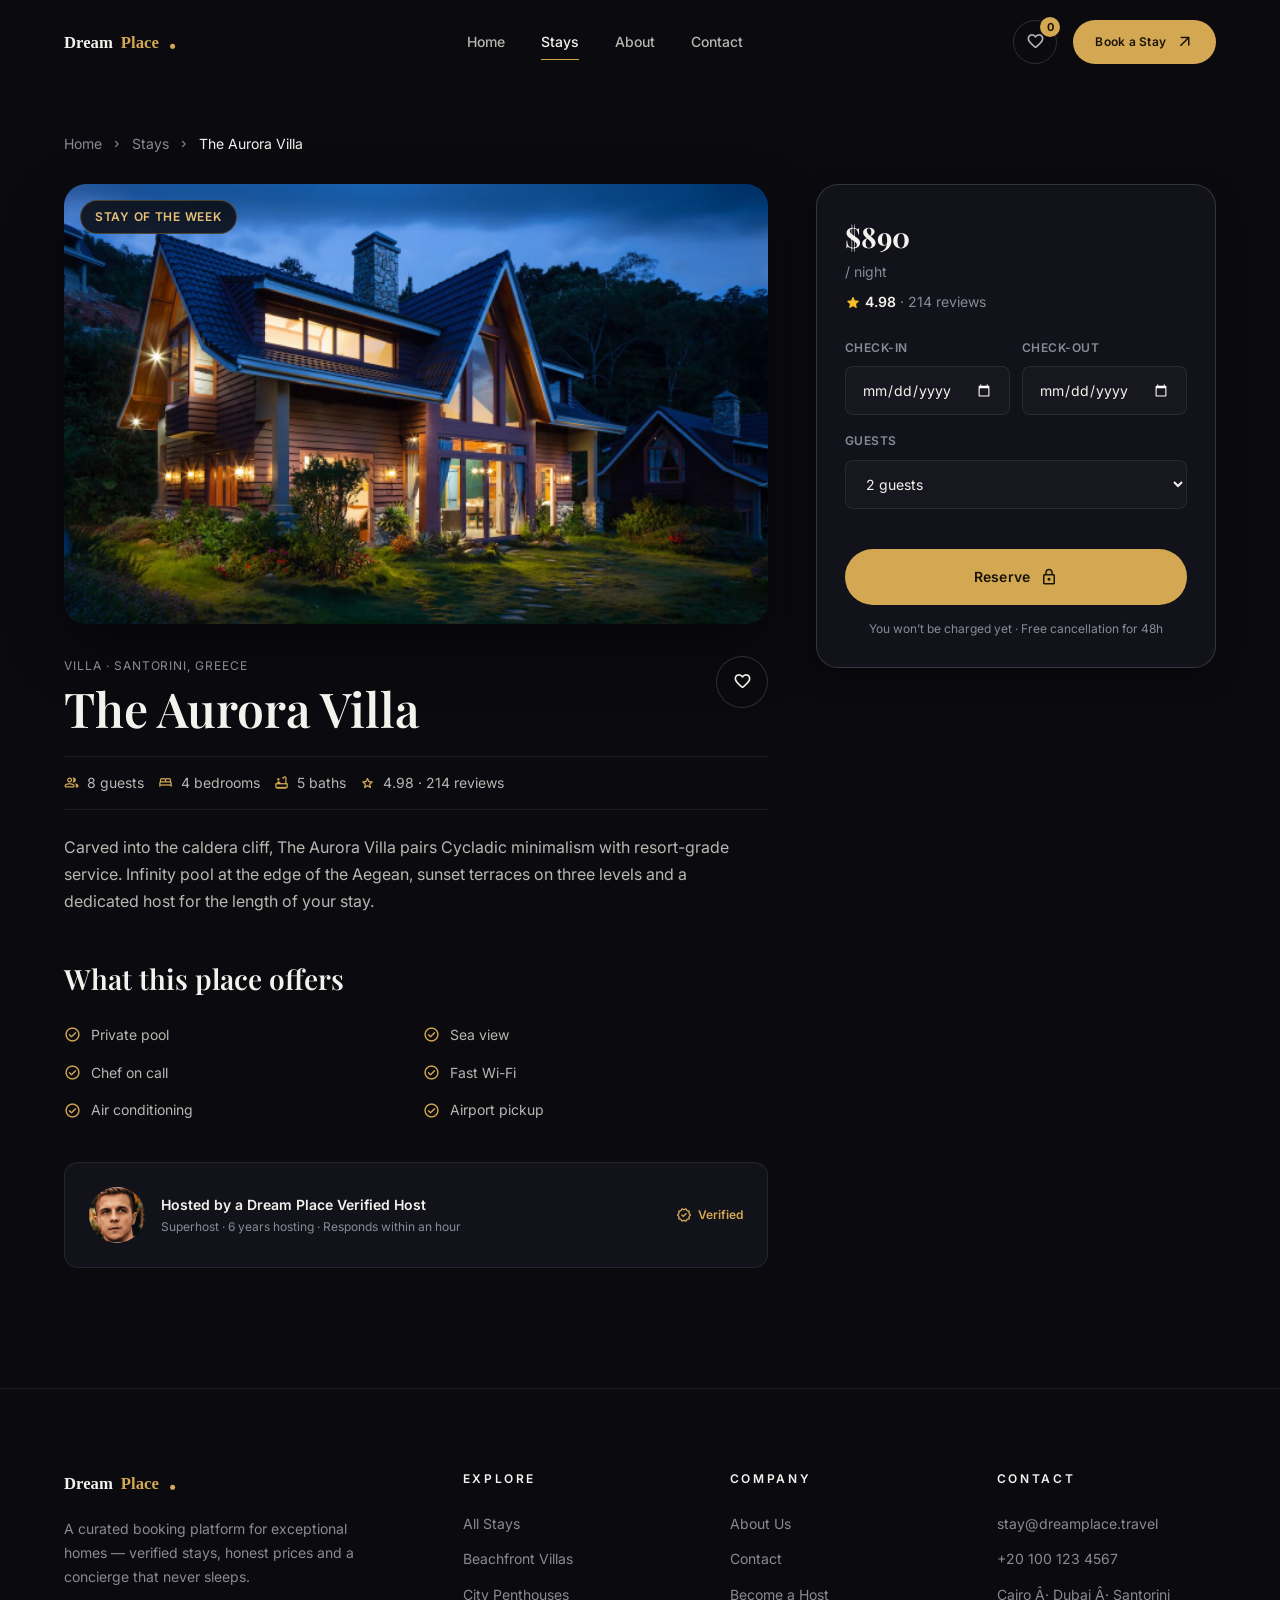
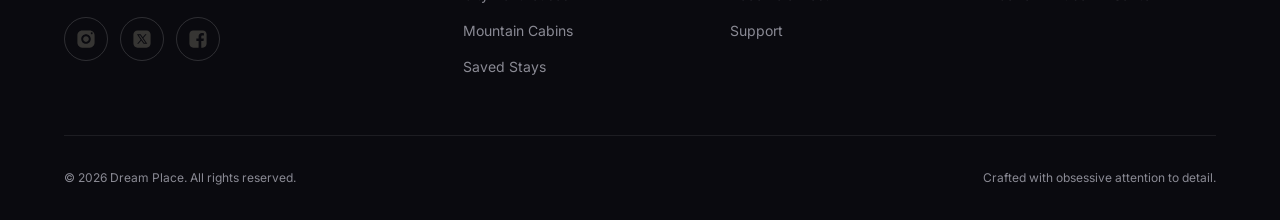
<file: details.html>
﻿<!doctype html>
<html lang="en">
  <head>
    <meta charset="UTF-8" />
    <meta name="viewport" content="width=device-width, initial-scale=1.0" />
    <script>document.documentElement.classList.add("js");</script>
    <title>Stay Details — Dream Place</title>
    <meta name="description" content="View photos, amenities, reviews and book your stay with Dream Place — verified homes, honest prices." />
    <meta name="theme-color" content="#0a0a0f" />
    <link rel="shortcut icon" href="favicon.svg" type="image/svg+xml" />
    <link rel="preconnect" href="https://fonts.googleapis.com" />
    <link rel="preconnect" href="https://fonts.gstatic.com" crossorigin />
    <link
      href="https://fonts.googleapis.com/css2?family=Inter:wght@300;400;500;600;700&family=Playfair+Display:ital,wght@0,500;0,600;0,700;1,500&display=swap"
      rel="stylesheet" />
    <link
      rel="stylesheet"
      href="https://fonts.googleapis.com/css2?family=Material+Symbols+Rounded:opsz,wght,FILL,GRAD@24,400,0..1,0" />
    <link rel="stylesheet" href="./assets/css/style.css" />
    <link rel="stylesheet" href="./assets/css/pages.css" />
    <script src="./assets/js/main.js" defer></script>
    <script src="./assets/js/booking.js" defer></script>
  </head>
  <body>
    <a href="#main" class="skip-link">Skip to content</a>

    <header class="header" data-header>
      <div class="container header-inner">
        <a href="index.html" class="logo" aria-label="Dream Place — home">
          <img src="./assets/images/logo.svg" width="158" height="28" alt="Dream Place" />
        </a>
        <nav class="navbar" id="primary-navbar" aria-label="Main navigation" data-navbar>
          <ul class="navbar-list">
            <li><a href="index.html" class="navbar-link">Home</a></li>
            <li><a href="stays.html" class="navbar-link active" aria-current="page">Stays</a></li>
            <li><a href="about.html" class="navbar-link">About</a></li>
            <li><a href="contact.html" class="navbar-link">Contact</a></li>
          </ul>
        </nav>
        <div class="header-actions">
          <a href="favorites.html" class="icon-btn" aria-label="View saved stays" title="Saved stays">
            <span class="material-symbols-rounded" aria-hidden="true">favorite</span>
            <span class="icon-badge" data-fav-count hidden>0</span>
          </a>
          <a href="stays.html" class="btn btn-primary btn-sm">
            <span class="btn-text">Book a Stay</span>
            <span class="material-symbols-rounded" aria-hidden="true">arrow_outward</span>
          </a>
          <button class="nav-toggler" aria-label="Toggle navigation menu"
            aria-expanded="false" aria-controls="primary-navbar" data-nav-toggler>
            <span class="nav-line"></span>
            <span class="nav-line"></span>
          </button>
        </div>
      </div>
    </header>

    <main id="main">
      <section class="section details-section" aria-label="Stay details">
        <div class="container" data-details-root>
          <!-- populated by booking.js -->
        </div>
      </section>
    </main>

    <footer class="footer">
      <div class="container">
        <div class="footer-top">
          <div class="footer-brand">
            <a href="index.html" class="logo" aria-label="Dream Place — back to top">
              <img src="./assets/images/logo.svg" width="158" height="28" alt="Dream Place" />
            </a>
            <p class="footer-text">
              A curated booking platform for exceptional homes — verified stays,
              honest prices and a concierge that never sleeps.
            </p>
            <ul class="social-list">
              <li><a href="#" class="social-link" aria-label="Instagram"><img src="./assets/images/insta.svg" width="18" height="18" alt="" /></a></li>
              <li><a href="#" class="social-link" aria-label="X (Twitter)"><img src="./assets/images/twitter.svg" width="18" height="18" alt="" /></a></li>
              <li><a href="#" class="social-link" aria-label="Facebook"><img src="./assets/images/facebook.svg" width="18" height="18" alt="" /></a></li>
            </ul>
          </div>
          <nav class="footer-nav" aria-label="Explore">
            <p class="footer-nav-title">Explore</p>
            <ul class="footer-nav-list">
              <li><a href="stays.html" class="footer-link">All Stays</a></li>
              <li><a href="stays.html?type=villa" class="footer-link">Beachfront Villas</a></li>
              <li><a href="stays.html?type=penthouse" class="footer-link">City Penthouses</a></li>
              <li><a href="stays.html?type=cabin" class="footer-link">Mountain Cabins</a></li>
              <li><a href="favorites.html" class="footer-link">Saved Stays</a></li>
            </ul>
          </nav>
          <nav class="footer-nav" aria-label="Company">
            <p class="footer-nav-title">Company</p>
            <ul class="footer-nav-list">
              <li><a href="about.html" class="footer-link">About Us</a></li>
              <li><a href="contact.html" class="footer-link">Contact</a></li>
              <li><a href="about.html#hosts" class="footer-link">Become a Host</a></li>
              <li><a href="contact.html" class="footer-link">Support</a></li>
            </ul>
          </nav>
          <div class="footer-nav">
            <p class="footer-nav-title">Contact</p>
            <ul class="footer-nav-list">
              <li><a href="mailto:stay@dreamplace.travel" class="footer-link">stay@dreamplace.travel</a></li>
              <li><a href="tel:+201001234567" class="footer-link">+20 100 123 4567</a></li>
              <li><span class="footer-link footer-link-static">Cairo Â· Dubai Â· Santorini</span></li>
            </ul>
          </div>
        </div>
        <div class="footer-bottom">
          <p class="copyright">&copy; 2026 Dream Place. All rights reserved.</p>
          <p class="footer-note">Crafted with obsessive attention to detail.</p>
        </div>
      </div>
    </footer>

    <button class="back-top" aria-label="Back to top" data-back-top>
      <span class="material-symbols-rounded" aria-hidden="true">arrow_upward</span>
    </button>
  </body>
</html>
</file>
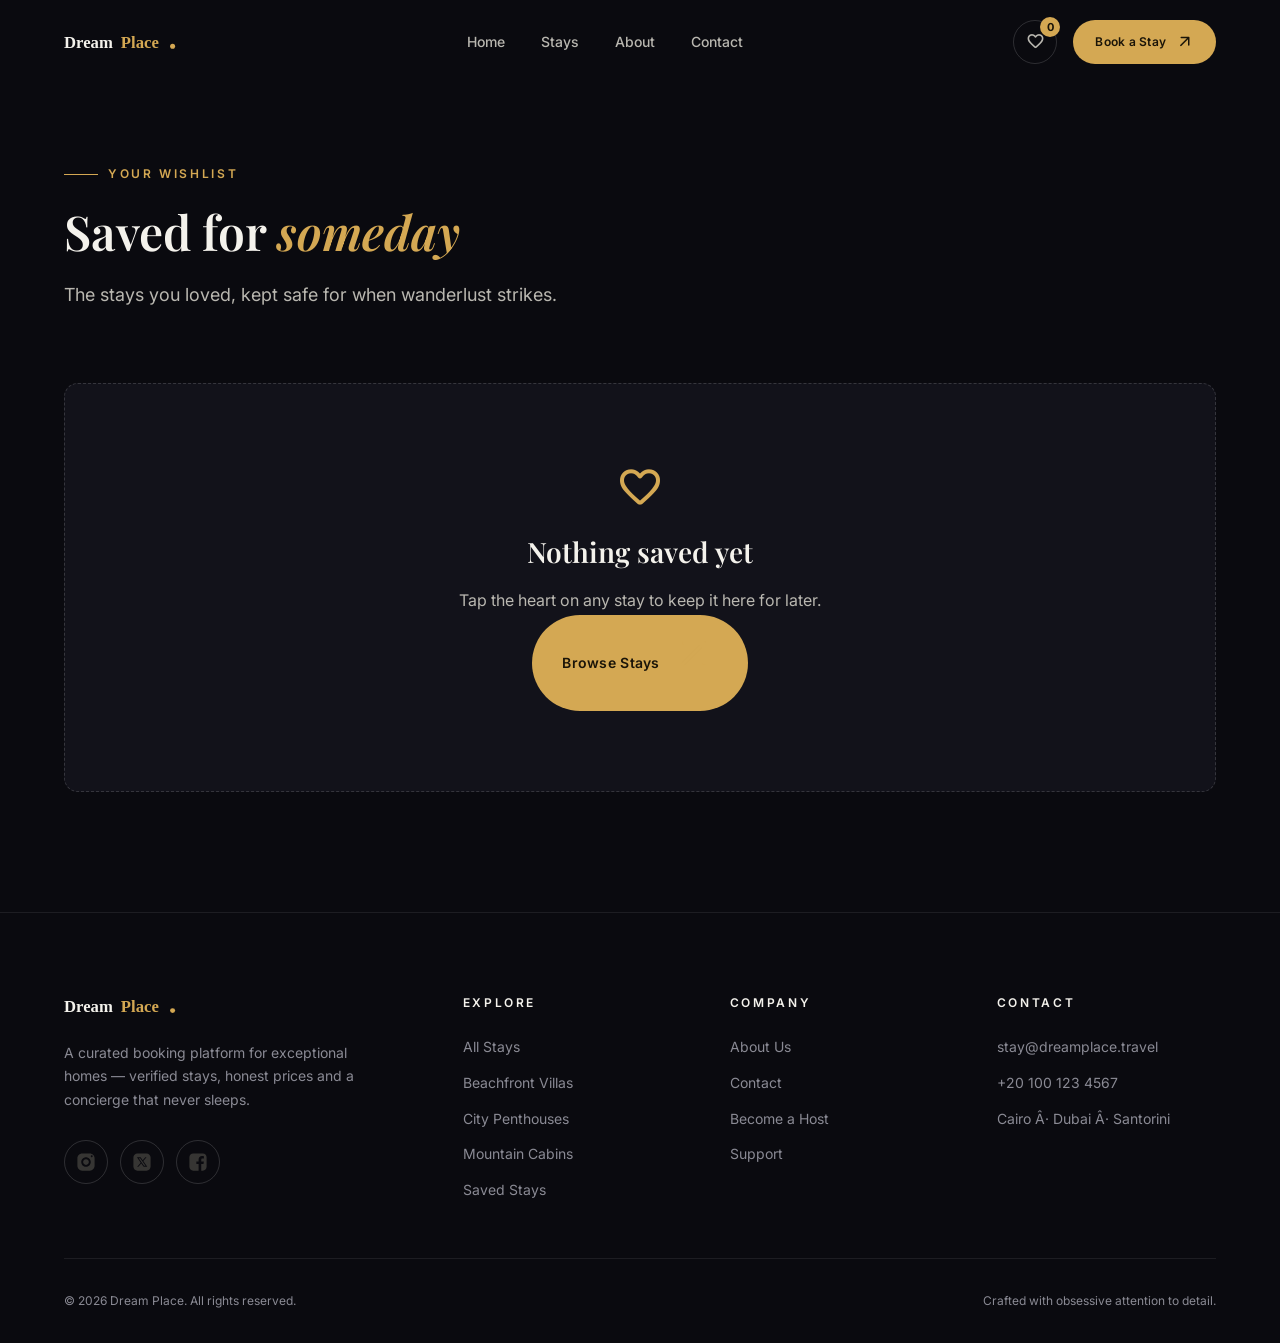
<file: favorites.html>
﻿<!doctype html>
<html lang="en">
  <head>
    <meta charset="UTF-8" />
    <meta name="viewport" content="width=device-width, initial-scale=1.0" />
    <script>document.documentElement.classList.add("js");</script>
    <title>Saved Stays — Dream Place</title>
    <meta name="description" content="Your saved Dream Place stays — kept here for when wanderlust strikes." />
    <meta name="theme-color" content="#0a0a0f" />
    <link rel="shortcut icon" href="favicon.svg" type="image/svg+xml" />
    <link rel="preconnect" href="https://fonts.googleapis.com" />
    <link rel="preconnect" href="https://fonts.gstatic.com" crossorigin />
    <link
      href="https://fonts.googleapis.com/css2?family=Inter:wght@300;400;500;600;700&family=Playfair+Display:ital,wght@0,500;0,600;0,700;1,500&display=swap"
      rel="stylesheet" />
    <link
      rel="stylesheet"
      href="https://fonts.googleapis.com/css2?family=Material+Symbols+Rounded:opsz,wght,FILL,GRAD@24,400,0..1,0" />
    <link rel="stylesheet" href="./assets/css/style.css" />
    <link rel="stylesheet" href="./assets/css/pages.css" />
    <script src="./assets/js/main.js" defer></script>
    <script src="./assets/js/booking.js" defer></script>
  </head>
  <body>
    <a href="#main" class="skip-link">Skip to content</a>

    <header class="header" data-header>
      <div class="container header-inner">
        <a href="index.html" class="logo" aria-label="Dream Place — home">
          <img src="./assets/images/logo.svg" width="158" height="28" alt="Dream Place" />
        </a>
        <nav class="navbar" id="primary-navbar" aria-label="Main navigation" data-navbar>
          <ul class="navbar-list">
            <li><a href="index.html" class="navbar-link">Home</a></li>
            <li><a href="stays.html" class="navbar-link">Stays</a></li>
            <li><a href="about.html" class="navbar-link">About</a></li>
            <li><a href="contact.html" class="navbar-link">Contact</a></li>
          </ul>
        </nav>
        <div class="header-actions">
          <a href="favorites.html" class="icon-btn" aria-label="View saved stays" title="Saved stays" aria-current="page">
            <span class="material-symbols-rounded" aria-hidden="true">favorite</span>
            <span class="icon-badge" data-fav-count hidden>0</span>
          </a>
          <a href="stays.html" class="btn btn-primary btn-sm">
            <span class="btn-text">Book a Stay</span>
            <span class="material-symbols-rounded" aria-hidden="true">arrow_outward</span>
          </a>
          <button class="nav-toggler" aria-label="Toggle navigation menu"
            aria-expanded="false" aria-controls="primary-navbar" data-nav-toggler>
            <span class="nav-line"></span>
            <span class="nav-line"></span>
          </button>
        </div>
      </div>
    </header>

    <main id="main">
      <section class="page-hero" aria-label="Saved stays">
        <div class="container">
          <p class="section-tag reveal">Your wishlist</p>
          <h1 class="section-title reveal" style="--reveal-delay: 80ms">
            Saved for <em class="accent-serif">someday</em>
          </h1>
          <p class="section-text reveal" style="--reveal-delay: 160ms">
            The stays you loved, kept safe for when wanderlust strikes.
          </p>
        </div>
      </section>

      <section class="section pt-0" aria-label="Saved stays list">
        <div class="container">
          <ul class="stay-grid" data-favorites-grid>
            <!-- populated by booking.js -->
          </ul>

          <div class="empty-state" data-fav-empty hidden>
            <span class="material-symbols-rounded" aria-hidden="true">favorite</span>
            <h2 class="empty-title">Nothing saved yet</h2>
            <p class="section-text" style="margin-inline: auto">
              Tap the heart on any stay to keep it here for later.
            </p>
            <a href="stays.html" class="btn btn-primary">
              <span class="btn-text">Browse Stays</span>
              <span class="material-symbols-rounded" aria-hidden="true">arrow_outward</span>
            </a>
          </div>
        </div>
      </section>
    </main>

    <footer class="footer">
      <div class="container">
        <div class="footer-top">
          <div class="footer-brand">
            <a href="index.html" class="logo" aria-label="Dream Place — back to top">
              <img src="./assets/images/logo.svg" width="158" height="28" alt="Dream Place" />
            </a>
            <p class="footer-text">
              A curated booking platform for exceptional homes — verified stays,
              honest prices and a concierge that never sleeps.
            </p>
            <ul class="social-list">
              <li><a href="#" class="social-link" aria-label="Instagram"><img src="./assets/images/insta.svg" width="18" height="18" alt="" /></a></li>
              <li><a href="#" class="social-link" aria-label="X (Twitter)"><img src="./assets/images/twitter.svg" width="18" height="18" alt="" /></a></li>
              <li><a href="#" class="social-link" aria-label="Facebook"><img src="./assets/images/facebook.svg" width="18" height="18" alt="" /></a></li>
            </ul>
          </div>
          <nav class="footer-nav" aria-label="Explore">
            <p class="footer-nav-title">Explore</p>
            <ul class="footer-nav-list">
              <li><a href="stays.html" class="footer-link">All Stays</a></li>
              <li><a href="stays.html?type=villa" class="footer-link">Beachfront Villas</a></li>
              <li><a href="stays.html?type=penthouse" class="footer-link">City Penthouses</a></li>
              <li><a href="stays.html?type=cabin" class="footer-link">Mountain Cabins</a></li>
              <li><a href="favorites.html" class="footer-link">Saved Stays</a></li>
            </ul>
          </nav>
          <nav class="footer-nav" aria-label="Company">
            <p class="footer-nav-title">Company</p>
            <ul class="footer-nav-list">
              <li><a href="about.html" class="footer-link">About Us</a></li>
              <li><a href="contact.html" class="footer-link">Contact</a></li>
              <li><a href="about.html#hosts" class="footer-link">Become a Host</a></li>
              <li><a href="contact.html" class="footer-link">Support</a></li>
            </ul>
          </nav>
          <div class="footer-nav">
            <p class="footer-nav-title">Contact</p>
            <ul class="footer-nav-list">
              <li><a href="mailto:stay@dreamplace.travel" class="footer-link">stay@dreamplace.travel</a></li>
              <li><a href="tel:+201001234567" class="footer-link">+20 100 123 4567</a></li>
              <li><span class="footer-link footer-link-static">Cairo Â· Dubai Â· Santorini</span></li>
            </ul>
          </div>
        </div>
        <div class="footer-bottom">
          <p class="copyright">&copy; 2026 Dream Place. All rights reserved.</p>
          <p class="footer-note">Crafted with obsessive attention to detail.</p>
        </div>
      </div>
    </footer>

    <button class="back-top" aria-label="Back to top" data-back-top>
      <span class="material-symbols-rounded" aria-hidden="true">arrow_upward</span>
    </button>
  </body>
</html>
</file>
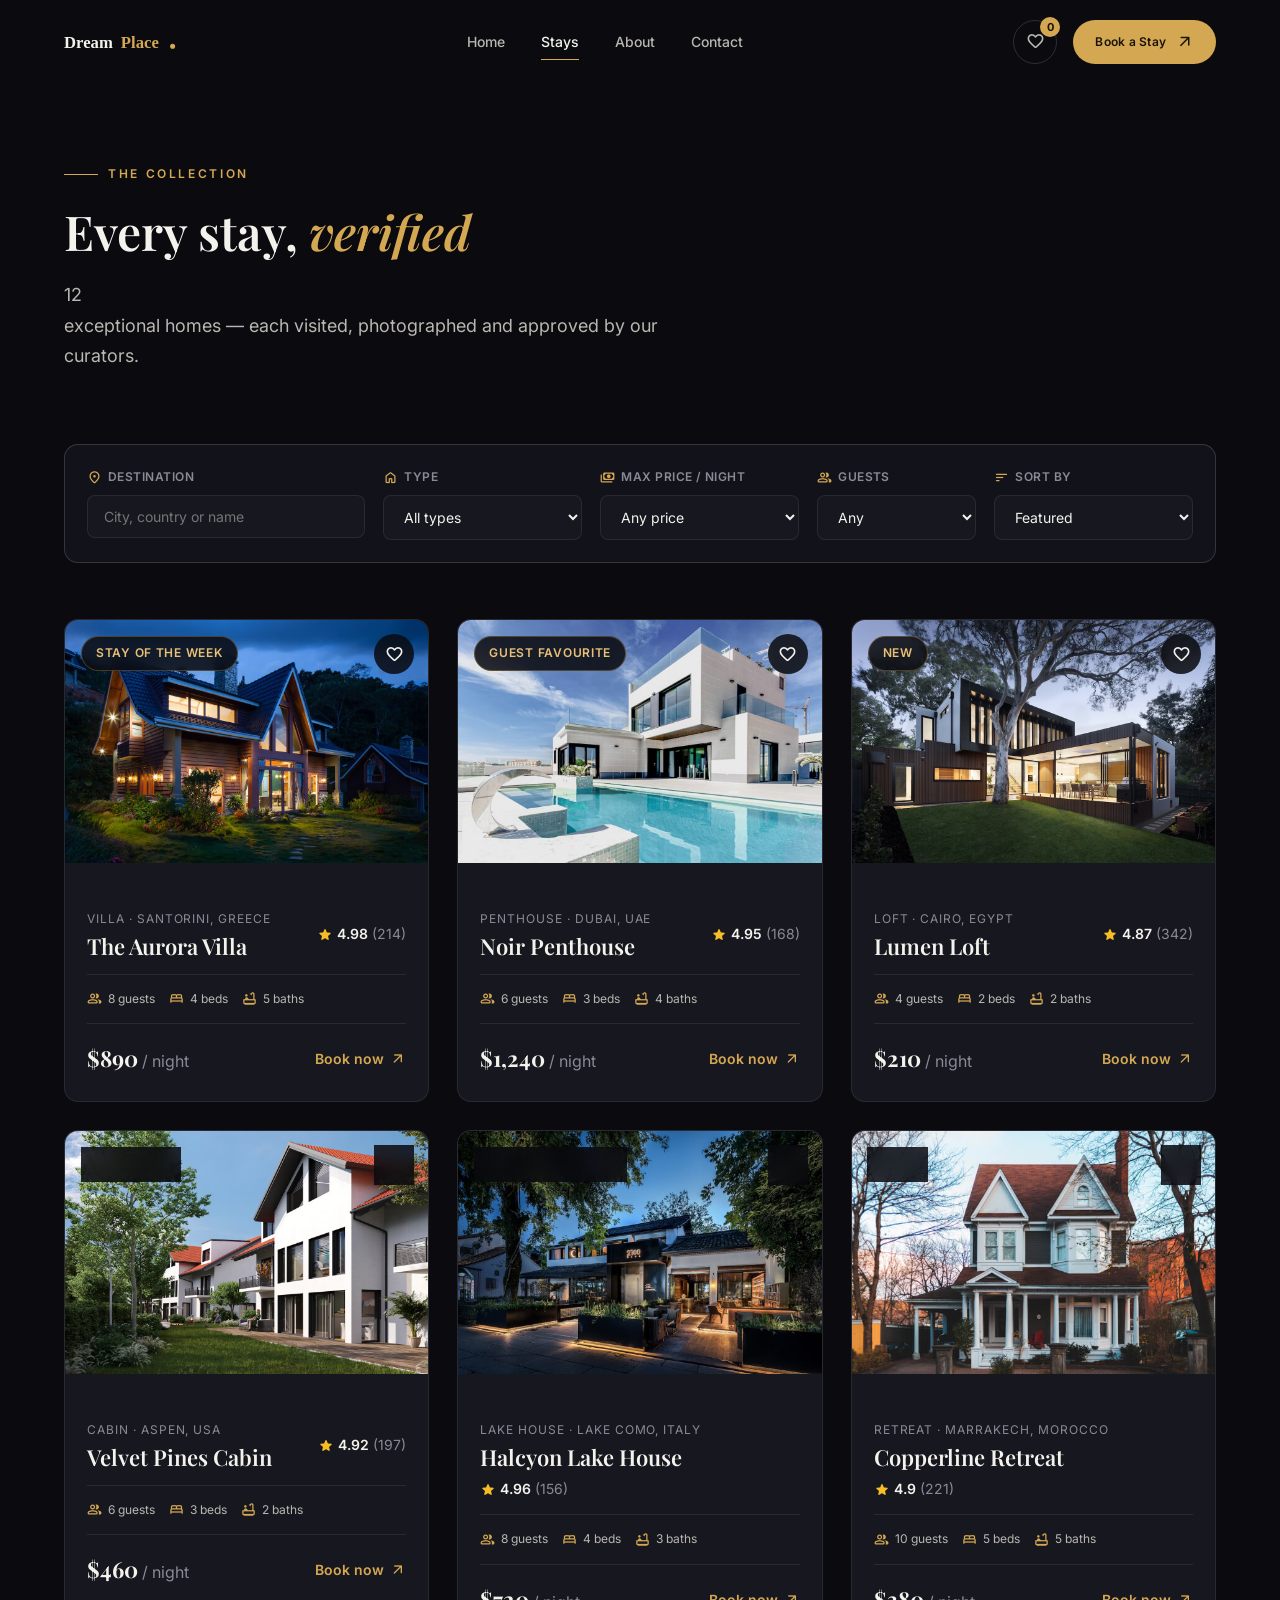
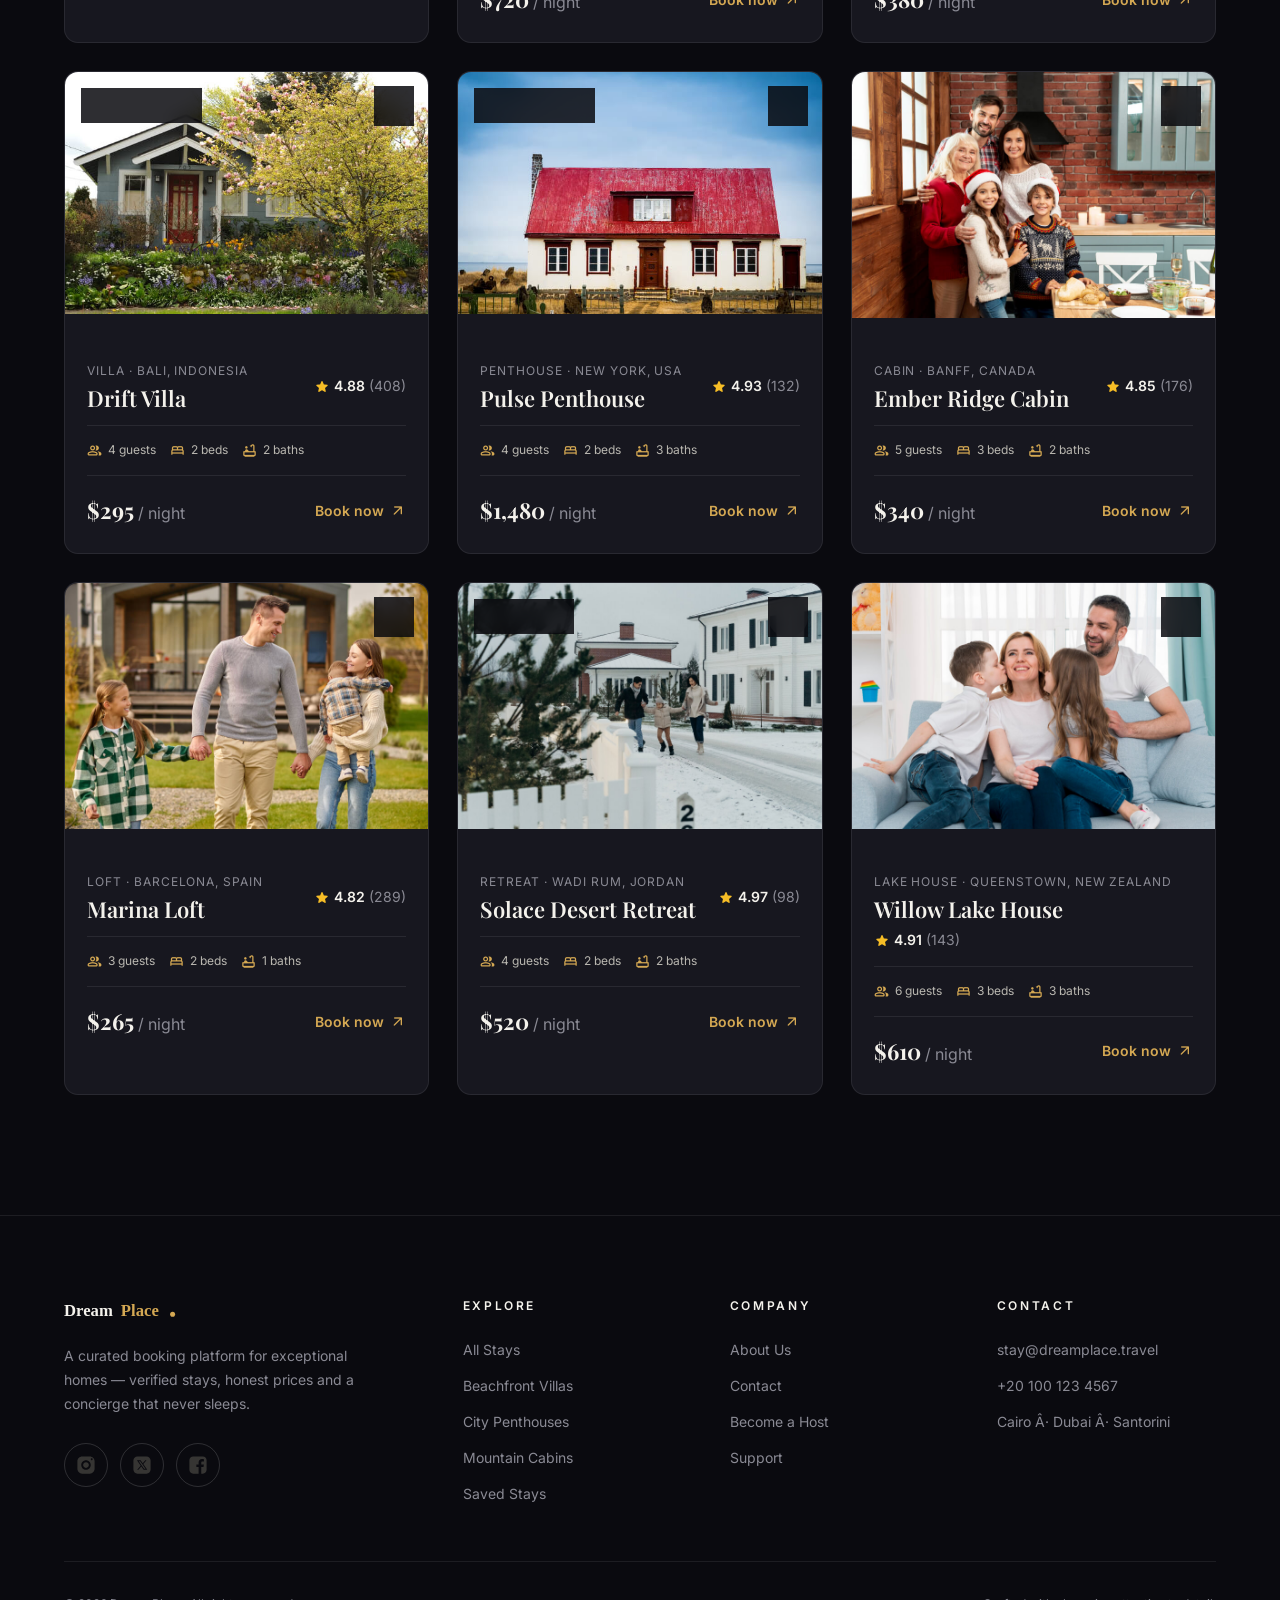
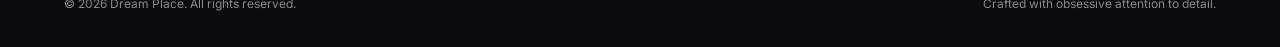
<file: stays.html>
﻿<!doctype html>
<html lang="en">
  <head>
    <meta charset="UTF-8" />
    <meta name="viewport" content="width=device-width, initial-scale=1.0" />
    <script>document.documentElement.classList.add("js");</script>
    <title>All Stays — Dream Place</title>
    <meta name="description" content="Browse every verified Dream Place stay — filter by destination, price, type and guests to find your perfect escape." />
    <meta name="theme-color" content="#0a0a0f" />
    <link rel="shortcut icon" href="favicon.svg" type="image/svg+xml" />
    <link rel="preconnect" href="https://fonts.googleapis.com" />
    <link rel="preconnect" href="https://fonts.gstatic.com" crossorigin />
    <link
      href="https://fonts.googleapis.com/css2?family=Inter:wght@300;400;500;600;700&family=Playfair+Display:ital,wght@0,500;0,600;0,700;1,500&display=swap"
      rel="stylesheet" />
    <link
      rel="stylesheet"
      href="https://fonts.googleapis.com/css2?family=Material+Symbols+Rounded:opsz,wght,FILL,GRAD@24,400,0..1,0" />
    <link rel="stylesheet" href="./assets/css/style.css" />
    <link rel="stylesheet" href="./assets/css/pages.css" />
    <script src="./assets/js/main.js" defer></script>
    <script src="./assets/js/booking.js" defer></script>
  </head>
  <body>
    <a href="#main" class="skip-link">Skip to content</a>

    <header class="header" data-header>
      <div class="container header-inner">
        <a href="index.html" class="logo" aria-label="Dream Place — home">
          <img src="./assets/images/logo.svg" width="158" height="28" alt="Dream Place" />
        </a>

        <nav class="navbar" id="primary-navbar" aria-label="Main navigation" data-navbar>
          <ul class="navbar-list">
            <li><a href="index.html" class="navbar-link">Home</a></li>
            <li><a href="stays.html" class="navbar-link active" aria-current="page">Stays</a></li>
            <li><a href="about.html" class="navbar-link">About</a></li>
            <li><a href="contact.html" class="navbar-link">Contact</a></li>
          </ul>
        </nav>

        <div class="header-actions">
          <a href="favorites.html" class="icon-btn" aria-label="View saved stays" title="Saved stays">
            <span class="material-symbols-rounded" aria-hidden="true">favorite</span>
            <span class="icon-badge" data-fav-count hidden>0</span>
          </a>
          <a href="stays.html" class="btn btn-primary btn-sm">
            <span class="btn-text">Book a Stay</span>
            <span class="material-symbols-rounded" aria-hidden="true">arrow_outward</span>
          </a>
          <button class="nav-toggler" aria-label="Toggle navigation menu"
            aria-expanded="false" aria-controls="primary-navbar" data-nav-toggler>
            <span class="nav-line"></span>
            <span class="nav-line"></span>
          </button>
        </div>
      </div>
    </header>

    <main id="main">
      <section class="page-hero" aria-label="All stays">
        <div class="container">
          <p class="section-tag reveal">The collection</p>
          <h1 class="section-title reveal" style="--reveal-delay: 80ms">
            Every stay, <em class="accent-serif">verified</em>
          </h1>
          <p class="section-text reveal" style="--reveal-delay: 160ms">
            <span data-results-count>12</span> exceptional homes — each visited,
            photographed and approved by our curators.
          </p>
        </div>
      </section>

      <section class="section pt-0" aria-label="Filter and browse stays">
        <div class="container">
          <form class="filter-bar reveal" data-filter-bar aria-label="Filter stays">
            <div class="filter-field">
              <label class="search-label" for="f-destination">
                <span class="material-symbols-rounded" aria-hidden="true">location_on</span>
                Destination
              </label>
              <input type="text" id="f-destination" data-filter-destination
                placeholder="City, country or name" autocomplete="off" />
            </div>
            <div class="filter-field">
              <label class="search-label" for="f-type">
                <span class="material-symbols-rounded" aria-hidden="true">home</span>
                Type
              </label>
              <select id="f-type" data-filter-type>
                <option value="all">All types</option>
                <option value="villa">Villa</option>
                <option value="penthouse">Penthouse</option>
                <option value="cabin">Cabin</option>
                <option value="lake">Lake house</option>
                <option value="loft">Loft</option>
                <option value="retreat">Retreat</option>
              </select>
            </div>
            <div class="filter-field">
              <label class="search-label" for="f-price">
                <span class="material-symbols-rounded" aria-hidden="true">payments</span>
                Max price / night
              </label>
              <select id="f-price" data-filter-price>
                <option value="0">Any price</option>
                <option value="250">Up to $250</option>
                <option value="500">Up to $500</option>
                <option value="900">Up to $900</option>
                <option value="1500">Up to $1,500</option>
              </select>
            </div>
            <div class="filter-field">
              <label class="search-label" for="f-guests">
                <span class="material-symbols-rounded" aria-hidden="true">group</span>
                Guests
              </label>
              <select id="f-guests" data-filter-guests>
                <option value="0">Any</option>
                <option value="2">2+</option>
                <option value="4">4+</option>
                <option value="6">6+</option>
                <option value="8">8+</option>
              </select>
            </div>
            <div class="filter-field">
              <label class="search-label" for="f-sort">
                <span class="material-symbols-rounded" aria-hidden="true">sort</span>
                Sort by
              </label>
              <select id="f-sort" data-filter-sort>
                <option value="featured">Featured</option>
                <option value="price-asc">Price: low to high</option>
                <option value="price-desc">Price: high to low</option>
                <option value="rating">Top rated</option>
              </select>
            </div>
          </form>

          <ul class="stay-grid" data-stays-grid>
            <!-- populated by booking.js -->
          </ul>

          <div class="empty-state" data-empty-state hidden>
            <span class="material-symbols-rounded" aria-hidden="true">travel_explore</span>
            <h2 class="empty-title">No stays match your filters</h2>
            <p class="section-text" style="margin-inline: auto">
              Try widening your search — or let our concierge find it for you.
            </p>
            <button class="btn btn-outline" data-clear-filters type="button">
              <span class="btn-text">Clear Filters</span>
            </button>
          </div>
        </div>
      </section>
    </main>

    <footer class="footer">
      <div class="container">
        <div class="footer-top">
          <div class="footer-brand">
            <a href="index.html" class="logo" aria-label="Dream Place — back to top">
              <img src="./assets/images/logo.svg" width="158" height="28" alt="Dream Place" />
            </a>
            <p class="footer-text">
              A curated booking platform for exceptional homes — verified stays,
              honest prices and a concierge that never sleeps.
            </p>
            <ul class="social-list">
              <li><a href="#" class="social-link" aria-label="Instagram"><img src="./assets/images/insta.svg" width="18" height="18" alt="" /></a></li>
              <li><a href="#" class="social-link" aria-label="X (Twitter)"><img src="./assets/images/twitter.svg" width="18" height="18" alt="" /></a></li>
              <li><a href="#" class="social-link" aria-label="Facebook"><img src="./assets/images/facebook.svg" width="18" height="18" alt="" /></a></li>
            </ul>
          </div>
          <nav class="footer-nav" aria-label="Explore">
            <p class="footer-nav-title">Explore</p>
            <ul class="footer-nav-list">
              <li><a href="stays.html" class="footer-link">All Stays</a></li>
              <li><a href="stays.html?type=villa" class="footer-link">Beachfront Villas</a></li>
              <li><a href="stays.html?type=penthouse" class="footer-link">City Penthouses</a></li>
              <li><a href="stays.html?type=cabin" class="footer-link">Mountain Cabins</a></li>
              <li><a href="favorites.html" class="footer-link">Saved Stays</a></li>
            </ul>
          </nav>
          <nav class="footer-nav" aria-label="Company">
            <p class="footer-nav-title">Company</p>
            <ul class="footer-nav-list">
              <li><a href="about.html" class="footer-link">About Us</a></li>
              <li><a href="contact.html" class="footer-link">Contact</a></li>
              <li><a href="about.html#hosts" class="footer-link">Become a Host</a></li>
              <li><a href="contact.html" class="footer-link">Support</a></li>
            </ul>
          </nav>
          <div class="footer-nav">
            <p class="footer-nav-title">Contact</p>
            <ul class="footer-nav-list">
              <li><a href="mailto:stay@dreamplace.travel" class="footer-link">stay@dreamplace.travel</a></li>
              <li><a href="tel:+201001234567" class="footer-link">+20 100 123 4567</a></li>
              <li><span class="footer-link footer-link-static">Cairo Â· Dubai Â· Santorini</span></li>
            </ul>
          </div>
        </div>
        <div class="footer-bottom">
          <p class="copyright">&copy; 2026 Dream Place. All rights reserved.</p>
          <p class="footer-note">Crafted with obsessive attention to detail.</p>
        </div>
      </div>
    </footer>

    <button class="back-top" aria-label="Back to top" data-back-top>
      <span class="material-symbols-rounded" aria-hidden="true">arrow_upward</span>
    </button>
  </body>
</html>
</file>
<file: assets/css/style.css>
﻿/*-----------------------------------*\
  #style.css â€” shena9y work gallery
  Dark, editorial, high-end design system.
\*-----------------------------------*/

/*-----------------------------------*\
  #DESIGN TOKENS
\*-----------------------------------*/
:root {
  /* color */
  --bg: #0a0a0f;
  --bg-elevated: #12121a;
  --bg-surface: #17171f;
  --ink: #f4f2ec;
  --ink-soft: #b9b7b0;
  --muted: #8a8a94;
  --accent: #d4a853;
  --accent-strong: #e8c076;
  --accent-ink: #1a1408;
  --line: #ffffff14;
  --line-strong: #ffffff26;
  --overlay-60: #00000099;
  --overlay-80: #000000cc;
  --star: #f6bd26;

  /* typography */
  --font-sans: "Inter", system-ui, sans-serif;
  --font-serif: "Playfair Display", Georgia, serif;
  --fs-base: 62.5%;
  --fs-display: clamp(4rem, 6.5vw, 7.2rem);
  --fs-headline: clamp(3.2rem, 4.5vw, 4.8rem);
  --fs-title: clamp(2.2rem, 3vw, 2.8rem);
  --fs-body-large: 1.8rem;
  --fs-body: 1.6rem;
  --fs-label: 1.4rem;
  --fs-micro: 1.2rem;
  --lh-tight: 1.1;
  --lh-title: 1.2;
  --lh-body: 1.7;
  --weight-light: 300;
  --weight-regular: 400;
  --weight-medium: 500;
  --weight-semiBold: 600;
  --weight-bold: 700;
  --tracking-wide: 0.14em;
  --tracking-wider: 0.22em;

  /* radius */
  --radius-small: 8px;
  --radius-medium: 14px;
  --radius-large: 22px;
  --radius-full: 1000px;
  --radius-circle: 50%;

  /* shadow */
  --shadow-soft: 0 10px 30px #00000040;
  --shadow-lift: 0 24px 60px #00000059;
  --shadow-accent: 0 12px 40px #d4a85333;

  /* motion */
  --ease-out: cubic-bezier(0.16, 1, 0.3, 1);
  --duration-quick: 250ms;
  --duration-smooth: 600ms;
  --transition-quick: var(--duration-quick) var(--ease-out);
  --transition-smooth: var(--duration-smooth) var(--ease-out);

  /* layout */
  --container: 1200px;
  --gutter: 24px;
  --header-height: 84px;
}

/*-----------------------------------*\
  #RESET
\*-----------------------------------*/
*,
*::before,
*::after {
  margin: 0;
  padding: 0;
  box-sizing: border-box;
}

li {
  list-style: none;
}

a,
img,
span,
button,
input {
  display: block;
}

a {
  color: inherit;
  text-decoration: none;
}

img {
  height: auto;
}

button {
  background: none;
  border: none;
  font: inherit;
  color: inherit;
  cursor: pointer;
}

/* keep form controls shrinkable inside grids (prevents phone-width overflow) */
input,
select,
textarea {
  min-width: 0;
  max-width: 100%;
  font-family: inherit;
}

em {
  font-style: italic;
}

/*-----------------------------------*\
  #BASE
\*-----------------------------------*/
html {
  font-size: var(--fs-base);
  scroll-behavior: smooth;
  scroll-padding-top: var(--header-height);
  /* `clip` (not `hidden`) blocks sideways scrolling without creating
     a scroll container — that keeps position: sticky working */
  overflow-x: clip;
  -webkit-text-size-adjust: 100%;
}

body {
  background-color: var(--bg);
  color: var(--ink);
  font-family: var(--font-sans);
  font-size: var(--fs-body);
  font-weight: var(--weight-regular);
  line-height: var(--lh-body);
  overflow-x: hidden;
  overflow-x: clip;
}

body.nav-open {
  overflow: hidden;
}

/* dimmed backdrop behind the mobile navigation panel */
body.nav-open::after {
  content: "";
  position: fixed;
  inset: 0;
  z-index: 44;
  background: #05050ac2;
  animation: nav-fade 250ms var(--ease-out);
}

@keyframes nav-fade {
  from {
    opacity: 0;
  }
  to {
    opacity: 1;
  }
}

::selection {
  background: var(--accent);
  color: var(--accent-ink);
}

:focus-visible {
  outline: 2px solid var(--accent);
  outline-offset: 3px;
  border-radius: 2px;
}

.container {
  max-width: var(--container);
  margin-inline: auto;
  padding-inline: var(--gutter);
}

.img-cover {
  width: 100%;
  height: 100%;
  object-fit: cover;
}

.skip-link {
  position: fixed;
  top: -60px;
  left: 16px;
  z-index: 100;
  padding: 10px 20px;
  background: var(--accent);
  color: var(--accent-ink);
  font-size: var(--fs-label);
  font-weight: var(--weight-semiBold);
  border-radius: var(--radius-small);
  transition: top var(--transition-quick);
}

.skip-link:focus {
  top: 16px;
}

.material-symbols-rounded {
  font-variation-settings:
    "FILL" 0,
    "wght" 400,
    "GRAD" 0,
    "opsz" 24;
  font-size: 2rem;
}

/*-----------------------------------*\
  #TYPOGRAPHY UTILITIES
\*-----------------------------------*/
.display {
  font-family: var(--font-serif);
  font-size: var(--fs-display);
  font-weight: var(--weight-semiBold);
  line-height: var(--lh-tight);
  letter-spacing: -0.01em;
}

.accent-serif {
  font-family: var(--font-serif);
  color: var(--accent);
}

.section-tag {
  display: inline-flex;
  align-items: center;
  gap: 10px;
  font-size: var(--fs-micro);
  font-weight: var(--weight-semiBold);
  letter-spacing: var(--tracking-wider);
  text-transform: uppercase;
  color: var(--accent);
  margin-block-end: 18px;
}

.section-tag::before {
  content: "";
  width: 34px;
  height: 1px;
  background: var(--accent);
}

.section-title {
  font-family: var(--font-serif);
  font-size: var(--fs-headline);
  font-weight: var(--weight-semiBold);
  line-height: var(--lh-title);
  margin-block-end: 20px;
}

.section-text {
  color: var(--ink-soft);
  max-width: 56ch;
}

.section {
  padding-block: 120px;
}

.section-head {
  max-width: 640px;
  margin-block-end: 64px;
}

/*-----------------------------------*\
  #BUTTONS
\*-----------------------------------*/
.btn {
  display: inline-flex;
  align-items: center;
  justify-content: center;
  gap: 10px;
  padding: 16px 30px;
  font-size: var(--fs-label);
  font-weight: var(--weight-semiBold);
  letter-spacing: 0.02em;
  border-radius: var(--radius-full);
  transition: var(--transition-quick);
  white-space: nowrap;
}

.btn .material-symbols-rounded {
  font-size: 1.8rem;
  transition: transform var(--transition-quick);
}

.btn:hover .material-symbols-rounded {
  transform: translate(2px, -2px);
}

.btn-primary {
  background: var(--accent);
  color: var(--accent-ink);
}

.btn-primary:hover {
  background: var(--accent-strong);
  box-shadow: var(--shadow-accent);
  transform: translateY(-2px);
}

.btn-ghost {
  color: var(--ink);
  border: 1px solid var(--line-strong);
}

.btn-ghost:hover {
  border-color: var(--accent);
  color: var(--accent);
}

.btn-outline {
  color: var(--accent);
  border: 1px solid var(--accent);
  margin-block-start: 10px;
}

.btn-outline:hover {
  background: var(--accent);
  color: var(--accent-ink);
  transform: translateY(-2px);
}

.btn-sm {
  padding: 12px 22px;
  font-size: var(--fs-micro);
}

/*-----------------------------------*\
  #HEADER
\*-----------------------------------*/
.header {
  position: fixed;
  inset-block-start: 0;
  inset-inline: 0;
  z-index: 50;
  height: var(--header-height);
  display: flex;
  align-items: center;
  transition: var(--transition-quick);
}

.header.active {
  height: 68px;
  /* NOTE: no backdrop-filter here — it would turn the header into a
     containing block for the fixed mobile nav panel and break it. */
  background: #0a0a0ff2;
  border-block-end: 1px solid var(--line);
}

.header-inner {
  display: flex;
  align-items: center;
  justify-content: space-between;
  gap: 24px;
  width: 100%;
}

.logo img {
  width: 132px;
  height: 28px;
  object-fit: contain;
}

.navbar-list {
  display: flex;
  gap: 36px;
}

.navbar-link {
  position: relative;
  font-size: var(--fs-label);
  font-weight: var(--weight-medium);
  color: var(--ink-soft);
  padding-block: 6px;
  transition: color var(--transition-quick);
}

.navbar-link::after {
  content: "";
  position: absolute;
  inset-block-end: 0;
  inset-inline-start: 0;
  width: 100%;
  height: 1px;
  background: var(--accent);
  transform: scaleX(0);
  transform-origin: right;
  transition: transform var(--transition-quick);
}

.navbar-link:hover,
.navbar-link.active {
  color: var(--ink);
}

.navbar-link:hover::after,
.navbar-link.active::after {
  transform: scaleX(1);
  transform-origin: left;
}

.header-actions {
  display: flex;
  align-items: center;
  gap: 16px;
}

.nav-toggler {
  display: none;
  flex-direction: column;
  justify-content: center;
  gap: 6px;
  width: 44px;
  height: 44px;
  padding: 10px;
  border: 1px solid var(--line-strong);
  border-radius: var(--radius-circle);
}

.nav-line {
  height: 2px;
  width: 100%;
  background: var(--ink);
  border-radius: 2px;
  transition: var(--transition-quick);
}

.nav-toggler.active .nav-line:first-child {
  transform: translateY(4px) rotate(45deg);
}

.nav-toggler.active .nav-line:last-child {
  transform: translateY(-4px) rotate(-45deg);
}

/* icon button (favorites) */
.icon-btn {
  position: relative;
  display: inline-flex;
  align-items: center;
  justify-content: center;
  width: 44px;
  height: 44px;
  color: var(--ink-soft);
  border: 1px solid var(--line-strong);
  border-radius: var(--radius-circle);
  transition: var(--transition-quick);
}

.icon-btn:hover {
  color: var(--accent);
  border-color: var(--accent);
}

.icon-btn .material-symbols-rounded {
  font-size: 1.9rem;
}

.icon-badge {
  position: absolute;
  inset-block-start: -4px;
  inset-inline-end: -4px;
  min-width: 20px;
  height: 20px;
  display: inline-flex;
  align-items: center;
  justify-content: center;
  padding-inline: 5px;
  background: var(--accent);
  color: var(--accent-ink);
  font-size: 1.1rem;
  font-weight: var(--weight-bold);
  font-family: var(--font-sans);
  border-radius: var(--radius-full);
}

.btn-block {
  width: 100%;
}

.sr-only {
  position: absolute;
  width: 1px;
  height: 1px;
  overflow: hidden;
  clip: rect(0 0 0 0);
  white-space: nowrap;
}

.pt-0 {
  padding-block-start: 0 !important;
}

/*-----------------------------------*\
  #HERO
\*-----------------------------------*/
.hero {
  position: relative;
  padding-block: calc(var(--header-height) + 80px) 120px;
  overflow: hidden;
}

.hero-glow {
  position: absolute;
  border-radius: var(--radius-circle);
  filter: blur(120px);
  pointer-events: none;
}

.hero-glow-1 {
  width: 520px;
  height: 520px;
  top: -160px;
  right: -120px;
  background: #d4a8531f;
}

.hero-glow-2 {
  width: 420px;
  height: 420px;
  bottom: -140px;
  left: -140px;
  background: #4a5cff14;
}

.hero-grid {
  position: relative;
  display: grid;
  grid-template-columns: 1.1fr 0.9fr;
  align-items: center;
  gap: 64px;
}

.eyebrow {
  display: inline-flex;
  align-items: center;
  gap: 10px;
  font-size: var(--fs-micro);
  font-weight: var(--weight-medium);
  letter-spacing: var(--tracking-wide);
  text-transform: uppercase;
  color: var(--ink-soft);
  padding: 8px 18px;
  border: 1px solid var(--line-strong);
  border-radius: var(--radius-full);
  margin-block-end: 28px;
}

.eyebrow-dot {
  width: 8px;
  height: 8px;
  border-radius: var(--radius-circle);
  background: var(--accent);
  animation: pulse 2.4s ease-in-out infinite;
}

@keyframes pulse {
  0%,
  100% {
    box-shadow: 0 0 0 0 #d4a85366;
  }
  50% {
    box-shadow: 0 0 0 8px #d4a85300;
  }
}

.hero .display {
  margin-block-end: 26px;
}

.hero-text {
  font-size: var(--fs-body-large);
  color: var(--ink-soft);
  max-width: 52ch;
  margin-block-end: 40px;
}

.hero-actions {
  display: flex;
  flex-wrap: wrap;
  gap: 16px;
  margin-block-end: 56px;
}

.hero-stats {
  display: flex;
  flex-wrap: wrap;
  gap: 28px 48px;
  border-block-start: 1px solid var(--line);
  padding-block-start: 32px;
}

.about-content .hero-stats {
  margin-block-start: 8px;
}

.stat-value {
  font-family: var(--font-serif);
  font-size: 3.6rem;
  font-weight: var(--weight-bold);
  color: var(--accent);
  line-height: 1;
  margin-block-end: 6px;
  display: flex;
  gap: 3px;
}

.stat-label {
  font-size: var(--fs-label);
  color: var(--muted);
}

/*-----------------------------------*\
  #BOOKING SEARCH BAR
\*-----------------------------------*/
.search-bar {
  display: grid;
  grid-template-columns: 1.3fr 1fr 1fr 0.9fr auto;
  align-items: end;
  gap: 4px;
  padding: 10px;
  background: var(--bg-elevated);
  border: 1px solid var(--line-strong);
  border-radius: var(--radius-medium);
  box-shadow: var(--shadow-soft);
  margin-block-end: 48px;
}

.search-field {
  padding: 8px 14px;
  border-inline-end: 1px solid var(--line);
}

.search-field:nth-last-of-type(1) {
  border-inline-end: none;
}

.search-label {
  display: flex;
  align-items: center;
  gap: 6px;
  font-size: var(--fs-micro);
  font-weight: var(--weight-semiBold);
  letter-spacing: 0.04em;
  text-transform: uppercase;
  color: var(--muted);
  margin-block-end: 4px;
}

.search-label .material-symbols-rounded {
  font-size: 1.5rem;
  color: var(--accent);
}

.search-field input,
.search-field select {
  width: 100%;
  background: none;
  border: none;
  color: var(--ink);
  font-family: var(--font-sans);
  font-size: var(--fs-label);
  font-weight: var(--weight-medium);
  outline: none;
  color-scheme: dark;
}

.search-field input::placeholder {
  color: var(--muted);
}

.search-field select option {
  background: var(--bg-elevated);
  color: var(--ink);
}

.search-submit {
  display: inline-flex;
  align-items: center;
  justify-content: center;
  width: 52px;
  height: 52px;
  background: var(--accent);
  color: var(--accent-ink);
  border-radius: var(--radius-small);
  transition: var(--transition-quick);
}

.search-submit:hover {
  background: var(--accent-strong);
  box-shadow: var(--shadow-accent);
}

/*-----------------------------------*\
  #COLLECTIONS
\*-----------------------------------*/
.collections {
  padding-block-start: 0;
}

.collection-list {
  display: grid;
  grid-template-columns: repeat(4, 1fr);
  gap: 24px;
}

.collection-card {
  position: relative;
  padding: 36px 28px 32px;
  background: var(--bg-surface);
  border: 1px solid var(--line);
  border-radius: var(--radius-medium);
  overflow: hidden;
  transition: var(--transition-quick);
}

.collection-card:hover {
  transform: translateY(-6px);
  border-color: var(--line-strong);
  box-shadow: var(--shadow-soft);
}

.collection-icon {
  display: inline-flex;
  align-items: center;
  justify-content: center;
  width: 56px;
  height: 56px;
  font-size: 2.4rem;
  color: var(--accent);
  background: #d4a85314;
  border-radius: var(--radius-circle);
  margin-block-end: 24px;
}

.collection-title {
  font-family: var(--font-serif);
  font-size: var(--fs-title);
  font-weight: var(--weight-semiBold);
  margin-block-end: 12px;
}

.collection-text {
  font-size: var(--fs-label);
  color: var(--muted);
  margin-block-end: 20px;
}

.collection-link {
  display: inline-flex;
  align-items: center;
  gap: 6px;
  font-size: var(--fs-label);
  font-weight: var(--weight-semiBold);
  color: var(--accent);
}

.collection-link .material-symbols-rounded {
  font-size: 1.6rem;
  transition: transform var(--transition-quick);
}

.collection-link:hover .material-symbols-rounded {
  transform: translate(2px, -2px);
}

.collection-index {
  position: absolute;
  inset-block-start: 24px;
  inset-inline-end: 24px;
  font-family: var(--font-serif);
  font-size: 2.4rem;
  font-style: italic;
  color: #ffffff12;
}

/*-----------------------------------*\
  #STAY CARDS
\*-----------------------------------*/
.section-head-row {
  display: flex;
  align-items: flex-end;
  justify-content: space-between;
  gap: 32px;
  margin-block-end: 56px;
}

.section-head-row .section-head {
  margin-block-end: 0;
}

.stay-grid {
  display: grid;
  grid-template-columns: repeat(3, 1fr);
  gap: 28px;
}

.stay-card {
  background: var(--bg-surface);
  border: 1px solid var(--line);
  border-radius: var(--radius-medium);
  overflow: hidden;
  transition: var(--transition-quick);
}

.stay-card:hover {
  transform: translateY(-6px);
  border-color: var(--line-strong);
  box-shadow: var(--shadow-lift);
}

.stay-media {
  position: relative;
  aspect-ratio: 3 / 2.2;
  overflow: hidden;
}

.stay-media .img-cover {
  transition: transform 1s var(--ease-out);
}

.stay-card:hover .stay-media .img-cover {
  transform: scale(1.06);
}

.stay-tag {
  position: absolute;
  inset-block-start: 16px;
  inset-inline-start: 16px;
  max-width: calc(100% - 76px);
  padding: 6px 14px;
  background: #0a0a0fd9;
  backdrop-filter: blur(8px);
  color: var(--accent-strong);
  font-size: var(--fs-micro);
  font-weight: var(--weight-semiBold);
  letter-spacing: 0.06em;
  text-transform: uppercase;
  border: 1px solid #d4a8534d;
  border-radius: var(--radius-full);
  white-space: nowrap;
  overflow: hidden;
  text-overflow: ellipsis;
}

.fav-btn {
  position: absolute;
  inset-block-start: 14px;
  inset-inline-end: 14px;
  display: inline-flex;
  align-items: center;
  justify-content: center;
  width: 40px;
  height: 40px;
  background: #0a0a0fd9;
  backdrop-filter: blur(8px);
  color: var(--ink);
  border-radius: var(--radius-circle);
  transition: var(--transition-quick);
}

.fav-btn .material-symbols-rounded {
  font-size: 1.9rem;
  transition: var(--transition-quick);
}

.fav-btn:hover {
  color: var(--accent);
}

.fav-btn.active {
  color: #ff5d73;
}

.fav-btn.active .material-symbols-rounded {
  font-variation-settings:
    "FILL" 1,
    "wght" 400,
    "GRAD" 0,
    "opsz" 24;
}

.stay-body {
  padding: 22px 22px 24px;
}

.stay-head {
  display: flex;
  flex-wrap: wrap;
  justify-content: space-between;
  gap: 6px 12px;
  margin-block-end: 14px;
}

.stay-head > div {
  min-width: 0;
}

.stay-type {
  font-size: var(--fs-micro);
  letter-spacing: 0.08em;
  text-transform: uppercase;
  color: var(--muted);
  margin-block-end: 4px;
}

.stay-title {
  font-family: var(--font-serif);
  font-size: 2.2rem;
  font-weight: var(--weight-semiBold);
  line-height: var(--lh-title);
}

.stay-title a {
  transition: color var(--transition-quick);
}

.stay-title a:hover {
  color: var(--accent);
}

.stay-rating {
  display: inline-flex;
  align-items: center;
  gap: 4px;
  font-size: var(--fs-label);
  font-weight: var(--weight-semiBold);
  color: var(--ink);
  white-space: nowrap;
}

.stay-rating .material-symbols-rounded {
  font-size: 1.6rem;
  color: var(--star);
  font-variation-settings:
    "FILL" 1,
    "wght" 400,
    "GRAD" 0,
    "opsz" 24;
}

.stay-reviews {
  color: var(--muted);
  font-weight: var(--weight-regular);
}

.stay-specs {
  display: flex;
  flex-wrap: wrap;
  gap: 14px;
  padding-block: 14px;
  border-block: 1px solid var(--line);
  margin-block-end: 16px;
}

.stay-specs li {
  display: inline-flex;
  align-items: center;
  gap: 6px;
  font-size: var(--fs-micro);
  color: var(--ink-soft);
}

.stay-specs .material-symbols-rounded {
  font-size: 1.5rem;
  color: var(--accent);
}

.stay-foot {
  display: flex;
  flex-wrap: wrap;
  align-items: center;
  justify-content: space-between;
  gap: 10px 12px;
}

.stay-price {
  font-size: var(--fs-body);
  color: var(--muted);
}

.stay-price strong {
  font-family: var(--font-serif);
  font-size: 2.2rem;
  color: var(--ink);
}

.stay-cta {
  display: inline-flex;
  align-items: center;
  gap: 6px;
  font-size: var(--fs-label);
  font-weight: var(--weight-semiBold);
  color: var(--accent);
}

.stay-cta .material-symbols-rounded {
  font-size: 1.6rem;
  transition: transform var(--transition-quick);
}

.stay-cta:hover .material-symbols-rounded {
  transform: translate(2px, -2px);
}

/*-----------------------------------*\
  #WHY LIST + EXPERIENCE
\*-----------------------------------*/
.why-list {
  display: grid;
  grid-template-columns: repeat(4, 1fr);
  gap: 24px;
}

.why-card {
  position: relative;
  padding: 36px 28px 32px;
  background: var(--bg-surface);
  border: 1px solid var(--line);
  border-radius: var(--radius-medium);
  transition: var(--transition-quick);
}

.why-card:hover {
  transform: translateY(-6px);
  border-color: var(--line-strong);
  box-shadow: var(--shadow-soft);
}

.experience-grid {
  display: grid;
  grid-template-columns: 1.1fr 0.9fr;
  align-items: center;
  gap: 64px;
}

/*-----------------------------------*\
  #NEWSLETTER + FORM NOTES
\*-----------------------------------*/
.newsletter-form {
  position: relative;
  display: flex;
  gap: 12px;
  max-width: 520px;
  margin-inline: auto;
}

.newsletter-form input {
  flex: 1;
  padding: 16px 22px;
  background: var(--bg);
  border: 1px solid var(--line-strong);
  border-radius: var(--radius-full);
  color: var(--ink);
  font-family: var(--font-sans);
  font-size: var(--fs-label);
  outline: none;
  transition: border-color var(--transition-quick);
}

.newsletter-form input:focus {
  border-color: var(--accent);
}

.newsletter-form input::placeholder {
  color: var(--muted);
}

.form-note {
  min-height: 24px;
  margin-block-start: 16px;
  font-size: var(--fs-label);
  color: var(--accent-strong);
}

.hero-media {
  position: relative;
}

.hero-frame {
  border-radius: var(--radius-large);
  overflow: hidden;
  aspect-ratio: 5 / 6;
  box-shadow: var(--shadow-lift);
}

.hero-frame .img-cover {
  transition: transform 1.2s var(--ease-out);
}

.hero-media:hover .hero-frame .img-cover {
  transform: scale(1.04);
}

.hero-card {
  position: absolute;
  inset-block-end: 32px;
  inset-inline-start: -48px;
  display: flex;
  align-items: center;
  gap: 20px;
  padding: 18px 24px;
  background: #12121ae6;
  backdrop-filter: blur(12px);
  -webkit-backdrop-filter: blur(12px);
  border: 1px solid var(--line-strong);
  border-radius: var(--radius-medium);
  transition: var(--transition-quick);
}

.hero-card:hover {
  border-color: var(--accent);
  transform: translateY(-4px);
}

.hero-card .material-symbols-rounded {
  color: var(--accent);
}

.hero-card-label {
  font-size: var(--fs-micro);
  letter-spacing: var(--tracking-wide);
  text-transform: uppercase;
  color: var(--muted);
  margin-block-end: 4px;
}

.hero-card-title {
  font-family: var(--font-serif);
  font-size: 2rem;
  font-weight: var(--weight-semiBold);
}

/*-----------------------------------*\
  #SERVICES
\*-----------------------------------*/
.services {
  background: var(--bg-elevated);
  border-block: 1px solid var(--line);
}

.service-list {
  display: grid;
  grid-template-columns: repeat(4, 1fr);
  gap: 24px;
}

.service-card {
  position: relative;
  padding: 36px 28px 32px;
  background: var(--bg-surface);
  border: 1px solid var(--line);
  border-radius: var(--radius-medium);
  overflow: hidden;
  transition: var(--transition-quick);
}

.service-card::after {
  content: "";
  position: absolute;
  inset-block-start: 0;
  inset-inline-start: 0;
  width: 100%;
  height: 2px;
  background: linear-gradient(90deg, var(--accent), transparent);
  transform: scaleX(0);
  transform-origin: left;
  transition: transform var(--transition-smooth);
}

.service-card:hover {
  transform: translateY(-6px);
  border-color: var(--line-strong);
  box-shadow: var(--shadow-soft);
}

.service-card:hover::after {
  transform: scaleX(1);
}

.service-icon {
  display: inline-flex;
  align-items: center;
  justify-content: center;
  width: 56px;
  height: 56px;
  font-size: 2.4rem;
  color: var(--accent);
  background: #d4a85314;
  border-radius: var(--radius-circle);
  margin-block-end: 24px;
}

.service-title {
  font-family: var(--font-serif);
  font-size: var(--fs-title);
  font-weight: var(--weight-semiBold);
  margin-block-end: 12px;
}

.service-text {
  font-size: var(--fs-label);
  color: var(--muted);
}

.service-index {
  position: absolute;
  inset-block-start: 24px;
  inset-inline-end: 24px;
  font-family: var(--font-serif);
  font-size: 2.4rem;
  font-style: italic;
  color: #ffffff12;
}

/*-----------------------------------*\
  #WORK GALLERY
\*-----------------------------------*/
.work-filters {
  display: flex;
  flex-wrap: wrap;
  gap: 12px;
  margin-block-end: 48px;
}

.filter-btn {
  padding: 10px 24px;
  font-size: var(--fs-label);
  font-weight: var(--weight-medium);
  color: var(--ink-soft);
  border: 1px solid var(--line-strong);
  border-radius: var(--radius-full);
  transition: var(--transition-quick);
}

.filter-btn:hover {
  color: var(--ink);
  border-color: var(--accent);
}

.filter-btn.active {
  background: var(--accent);
  border-color: var(--accent);
  color: var(--accent-ink);
}

.work-grid {
  display: grid;
  grid-template-columns: repeat(4, 1fr);
  gap: 24px;
}

.work-card {
  border-radius: var(--radius-medium);
  overflow: hidden;
  transition:
    opacity var(--transition-smooth),
    transform var(--transition-smooth);
}

.work-card.hidden {
  display: none;
}

.work-link {
  position: relative;
  display: block;
  aspect-ratio: 3 / 3.6;
}

.work-media {
  position: absolute;
  inset: 0;
}

.work-media .img-cover {
  transition: transform 1s var(--ease-out);
}

.work-card:hover .work-media .img-cover {
  transform: scale(1.07);
}

.work-overlay {
  position: absolute;
  inset: 0;
  display: flex;
  flex-direction: column;
  justify-content: space-between;
  padding: 24px;
  background: linear-gradient(
    to top,
    var(--overlay-80),
    var(--overlay-60) 45%,
    transparent 75%
  );
  opacity: 0;
  transition: opacity var(--transition-quick);
}

.work-card:hover .work-overlay,
.work-link:focus-visible .work-overlay {
  opacity: 1;
}

.work-arrow {
  align-self: flex-end;
  display: inline-flex;
  align-items: center;
  justify-content: center;
  width: 48px;
  height: 48px;
  color: var(--accent-ink);
  background: var(--accent);
  border-radius: var(--radius-circle);
  transform: translateY(-8px);
  transition: transform var(--transition-quick);
}

.work-card:hover .work-arrow {
  transform: translateY(0);
}

.work-cat {
  font-size: var(--fs-micro);
  letter-spacing: var(--tracking-wide);
  text-transform: uppercase;
  color: var(--accent-strong);
  margin-block-end: 6px;
}

.work-title {
  font-family: var(--font-serif);
  font-size: 2.4rem;
  font-weight: var(--weight-semiBold);
  line-height: var(--lh-title);
}

/*-----------------------------------*\
  #ABOUT + MARQUEE
\*-----------------------------------*/
.about {
  padding-block-start: 0;
}

.marquee {
  overflow: hidden;
  border-block: 1px solid var(--line);
  padding-block: 22px;
  margin-block-end: 100px;
}

.marquee-track {
  display: flex;
  gap: 64px;
  width: max-content;
  animation: marquee 22s linear infinite;
}

.marquee-item {
  font-family: var(--font-serif);
  font-size: 3.2rem;
  font-style: italic;
  font-weight: var(--weight-medium);
  color: #ffffff1f;
  white-space: nowrap;
}

.marquee-item:nth-child(odd) {
  color: var(--accent);
}

@keyframes marquee {
  to {
    transform: translateX(-50%);
  }
}

.about-grid {
  display: grid;
  grid-template-columns: 1fr 1fr;
  align-items: center;
  gap: 80px;
}

.about-media {
  position: relative;
}

.about-frame {
  border-radius: var(--radius-large);
  overflow: hidden;
}

.about-frame-main {
  aspect-ratio: 7 / 8;
  box-shadow: var(--shadow-lift);
}

.about-frame-float {
  position: absolute;
  inset-block-end: -48px;
  inset-inline-end: -32px;
  width: 45%;
  aspect-ratio: 9 / 10;
  border: 6px solid var(--bg);
  box-shadow: var(--shadow-soft);
}

.about-highlights {
  display: grid;
  gap: 14px;
  margin-block: 32px 40px;
}

.about-highlight {
  display: flex;
  align-items: center;
  gap: 12px;
  font-size: var(--fs-label);
  color: var(--ink-soft);
}

.about-highlight .material-symbols-rounded {
  color: var(--accent);
  font-variation-settings:
    "FILL" 1,
    "wght" 400,
    "GRAD" 0,
    "opsz" 24;
}

/*-----------------------------------*\
  #TESTIMONIALS
\*-----------------------------------*/
.testimonials {
  background: var(--bg-elevated);
  border-block: 1px solid var(--line);
}

.quote-grid {
  display: grid;
  grid-template-columns: repeat(3, 1fr);
  gap: 24px;
}

.quote-card {
  display: flex;
  flex-direction: column;
  gap: 22px;
  padding: 36px 30px;
  background: var(--bg-surface);
  border: 1px solid var(--line);
  border-radius: var(--radius-medium);
  transition: var(--transition-quick);
}

.quote-card:hover {
  transform: translateY(-6px);
  border-color: var(--line-strong);
  box-shadow: var(--shadow-soft);
}

.quote-stars {
  display: flex;
  gap: 4px;
}

.quote-stars .material-symbols-rounded {
  font-size: 1.6rem;
  color: var(--star);
  font-variation-settings:
    "FILL" 1,
    "wght" 400,
    "GRAD" 0,
    "opsz" 24;
}

.quote-text {
  font-size: var(--fs-body);
  line-height: var(--lh-body);
  color: var(--ink-soft);
  flex: 1;
}

.quote-text em {
  color: var(--ink);
}

.quote-author {
  display: flex;
  align-items: center;
  gap: 14px;
}

.quote-avatar {
  width: 48px;
  height: 48px;
  border-radius: var(--radius-circle);
  object-fit: cover;
}

.quote-name {
  font-weight: var(--weight-semiBold);
  font-size: var(--fs-label);
}

.quote-role {
  font-size: var(--fs-micro);
  color: var(--muted);
}
/*-----------------------------------*\
  #CTA
\*-----------------------------------*/
.cta-box {
  position: relative;
  text-align: center;
  padding: 100px 40px;
  background: var(--bg-elevated);
  border: 1px solid var(--line);
  border-radius: var(--radius-large);
  overflow: hidden;
}

.cta-box::before {
  content: "";
  position: absolute;
  inset-block-start: -40%;
  inset-inline-start: 50%;
  width: 560px;
  height: 560px;
  transform: translateX(-50%);
  background: radial-gradient(circle, #d4a8531f, transparent 65%);
  pointer-events: none;
}

.cta-box .section-tag {
  justify-content: center;
}

.cta-box .section-tag::before {
  display: none;
}

.cta-title {
  position: relative;
  font-family: var(--font-serif);
  font-size: var(--fs-headline);
  font-weight: var(--weight-semiBold);
  line-height: var(--lh-title);
  max-width: 700px;
  margin-inline: auto;
  margin-block-end: 36px;
}

.cta-mail {
  position: relative;
  display: inline-flex;
  align-items: center;
  gap: 12px;
  font-family: var(--font-serif);
  font-size: clamp(2.2rem, 3.4vw, 3.6rem);
  font-weight: var(--weight-medium);
  color: var(--accent);
  border-block-end: 1px solid var(--accent);
  padding-block-end: 8px;
  transition: var(--transition-quick);
}

.cta-mail:hover {
  color: var(--accent-strong);
  border-color: var(--accent-strong);
  gap: 20px;
}

/*-----------------------------------*\
  #FOOTER
\*-----------------------------------*/
.footer {
  border-block-start: 1px solid var(--line);
  padding-block: 80px 32px;
}

.footer-top {
  display: grid;
  grid-template-columns: 1.6fr 1fr 1fr 1fr;
  gap: 48px;
  padding-block-end: 56px;
  border-block-end: 1px solid var(--line);
}

.footer-text {
  color: var(--muted);
  font-size: var(--fs-label);
  max-width: 34ch;
  margin-block: 20px 28px;
}

.social-list {
  display: flex;
  gap: 12px;
}

.social-link {
  display: inline-flex;
  align-items: center;
  justify-content: center;
  width: 44px;
  height: 44px;
  color: var(--ink-soft);
  border: 1px solid var(--line-strong);
  border-radius: var(--radius-circle);
  transition: var(--transition-quick);
}

.social-link .material-symbols-rounded {
  font-size: 1.8rem;
}

.social-link img {
  width: 18px;
  height: 18px;
  filter: invert(80%);
}

.social-link:hover {
  color: var(--accent);
  border-color: var(--accent);
  transform: translateY(-3px);
}

.footer-nav-title {
  font-size: var(--fs-micro);
  font-weight: var(--weight-semiBold);
  letter-spacing: var(--tracking-wider);
  text-transform: uppercase;
  color: var(--ink);
  margin-block-end: 22px;
}

.footer-nav-list {
  display: grid;
  gap: 12px;
}

.footer-link {
  font-size: var(--fs-label);
  color: var(--muted);
  transition: color var(--transition-quick);
}

a.footer-link:hover {
  color: var(--accent);
}

.footer-link-static {
  cursor: default;
}

.footer-bottom {
  display: flex;
  align-items: center;
  justify-content: space-between;
  gap: 16px;
  flex-wrap: wrap;
  padding-block-start: 32px;
}

.copyright,
.footer-note {
  font-size: var(--fs-micro);
  color: var(--muted);
}

/*-----------------------------------*\
  #BACK TO TOP
\*-----------------------------------*/
.back-top {
  position: fixed;
  inset-block-end: 28px;
  inset-inline-end: 28px;
  z-index: 40;
  display: inline-flex;
  align-items: center;
  justify-content: center;
  width: 52px;
  height: 52px;
  background: var(--accent);
  color: var(--accent-ink);
  border-radius: var(--radius-circle);
  box-shadow: var(--shadow-accent);
  opacity: 0;
  visibility: hidden;
  transform: translateY(16px);
  transition: var(--transition-quick);
}

.back-top.active {
  opacity: 1;
  visibility: visible;
  transform: translateY(0);
}

.back-top:hover {
  background: var(--accent-strong);
  transform: translateY(-4px);
}

/*-----------------------------------*\
  #REVEAL ANIMATIONS
  (gated behind `.js` on <html> so content
  is never hidden if JavaScript is unavailable)
\*-----------------------------------*/
.js .reveal {
  opacity: 0;
  transform: translateY(32px);
  transition:
    opacity var(--transition-smooth),
    transform var(--transition-smooth);
  transition-delay: var(--reveal-delay, 0ms);
}

.js .reveal.revealed {
  opacity: 1;
  transform: translateY(0);
}
/*-----------------------------------*\
  #RESPONSIVE
\*-----------------------------------*/
@media (max-width: 1080px) {
  .hero-grid {
    grid-template-columns: 1fr;
    gap: 72px;
  }

  .hero-media {
    max-width: 560px;
  }

  .hero-card {
    inset-inline-start: 24px;
  }

  .stay-grid,
  .collection-list,
  .why-list {
    grid-template-columns: repeat(2, 1fr);
  }

  .service-list,
  .work-grid {
    grid-template-columns: repeat(2, 1fr);
  }

  .experience-grid {
    grid-template-columns: 1fr;
    gap: 40px;
  }

  .quote-grid {
    grid-template-columns: 1fr 1fr;
  }

  .footer-top {
    grid-template-columns: 1fr 1fr;
  }

  .about-grid {
    gap: 56px;
  }
}

@media (max-width: 860px) {
  .nav-toggler {
    display: flex;
  }

  .navbar {
    position: fixed;
    inset-block-start: 0;
    inset-inline-end: 0;
    height: 100vh;
    height: 100dvh;
    width: min(360px, 85vw);
    max-width: 100%;
    background: var(--bg-elevated);
    border-inline-start: 1px solid var(--line);
    padding: calc(var(--header-height) + 24px) 40px 40px;
    overflow-y: auto;
    overscroll-behavior: contain;
    transform: translateX(100%);
    visibility: hidden;
    transition:
      transform var(--transition-smooth),
      visibility 0s linear var(--duration-smooth);
    z-index: 45;
  }

  .navbar.active {
    transform: translateX(0);
    visibility: visible;
    transition:
      transform var(--transition-smooth),
      visibility 0s;
  }

  .navbar-list {
    flex-direction: column;
    gap: 8px;
  }

  .navbar-link {
    font-size: 2.2rem;
    font-family: var(--font-serif);
    padding-block: 12px;
  }

  .header-actions {
    gap: 10px;
  }

  .header-actions .btn {
    display: none;
  }

  .nav-toggler {
    background: #0a0a0fcc;
  }

  .section {
    padding-block: 96px;
  }

  .about-grid {
    grid-template-columns: 1fr;
  }

  .about-frame-float {
    inset-inline-end: 8px;
  }
}

@media (max-width: 600px) {
  :root {
    --gutter: 20px;
  }

  .section {
    padding-block: 80px;
  }

  .hero {
    padding-block: calc(var(--header-height) + 48px) 80px;
  }

  .hero-stats {
    gap: 28px;
    flex-wrap: wrap;
  }

  /* 16px text stops iOS Safari from zooming when a field is focused */
  .search-field input,
  .search-field select,
  .filter-field input,
  .filter-field select,
  .booking-field input,
  .booking-field select,
  .booking-field textarea,
  .newsletter-form input {
    font-size: 1.6rem;
  }

  /* booking search: two columns, full-width submit below */
  .search-bar {
    grid-template-columns: 1fr 1fr;
  }

  .search-field {
    border-inline-end: none;
    border-block-end: 1px solid var(--line);
    padding: 10px 12px;
  }

  .search-bar .search-submit {
    grid-column: 1 / -1;
    width: 100%;
    border-radius: var(--radius-small);
  }

  /* every card grid collapses to a single column */
  .stay-grid,
  .collection-list,
  .why-list {
    grid-template-columns: 1fr;
  }

  .section-head-row {
    flex-direction: column;
    align-items: flex-start;
  }

  .section-head-row .btn {
    width: 100%;
  }

  .newsletter-form {
    flex-direction: column;
  }

  .newsletter-form .btn {
    width: 100%;
  }

  .service-list,
  .work-grid,
  .quote-grid,
  .footer-top {
    grid-template-columns: 1fr;
  }

  .work-link {
    aspect-ratio: 4 / 3.4;
  }

  .hero-card {
    inset-inline-start: 12px;
    inset-block-end: 16px;
    padding: 14px 18px;
  }

  .about-frame-float {
    display: none;
  }

  .cta-box {
    padding: 72px 24px;
  }

  .marquee {
    margin-block-end: 64px;
  }

  .footer-bottom {
    flex-direction: column;
    align-items: flex-start;
  }

  .back-top {
    width: 46px;
    height: 46px;
    inset-block-end: 18px;
    inset-inline-end: 18px;
  }

  .stat-value {
    font-size: 3.2rem;
  }
}

/*-----------------------------------*\
  #SMALL PHONES (<= 480px)
\*-----------------------------------*/
@media (max-width: 480px) {
  :root {
    --gutter: 16px;
  }

  .logo img {
    width: 124px;
    height: 24px;
  }

  .icon-btn,
  .nav-toggler {
    width: 40px;
    height: 40px;
  }

  .navbar {
    width: 100%;
    padding-inline: 28px;
  }

  .hero-actions {
    flex-direction: column;
    align-items: stretch;
  }

  .hero-actions .btn {
    width: 100%;
  }

  /* stack the booking search so date fields never get squeezed */
  .search-bar {
    grid-template-columns: 1fr;
  }

  .hero-stats {
    gap: 20px;
  }

  .stat-value {
    font-size: 2.8rem;
  }

  .stay-grid,
  .collection-list,
  .why-list {
    gap: 20px;
  }

  .service-card,
  .collection-card,
  .why-card,
  .quote-card {
    padding: 28px 22px 26px;
  }
}

/*-----------------------------------*\
  #REDUCED MOTION
\*-----------------------------------*/
@media (prefers-reduced-motion: reduce) {
  *,
  *::before,
  *::after {
    animation-duration: 0.01ms !important;
    animation-iteration-count: 1 !important;
    transition-duration: 0.01ms !important;
  }

  html {
    scroll-behavior: auto;
  }

  .reveal {
    opacity: 1;
    transform: none;
  }
}
</file>
<file: assets/css/pages.css>
/*-----------------------------------*\
  #pages.css — inner pages (Dream Place)
\*-----------------------------------*/

/*-----------------------------------*\
  #PAGE HERO + FILTER BAR
\*-----------------------------------*/
.page-hero {
  padding-block: calc(var(--header-height) + 72px) 72px;
}

.page-hero .section-text {
  font-size: var(--fs-body-large);
}

.filter-bar {
  display: grid;
  grid-template-columns: 1.4fr 1fr 1fr 0.8fr 1fr;
  gap: 18px;
  padding: 22px;
  background: var(--bg-elevated);
  border: 1px solid var(--line-strong);
  border-radius: var(--radius-medium);
  margin-block-end: 56px;
}

.filter-field label {
  display: flex;
  align-items: center;
  gap: 6px;
  font-size: var(--fs-micro);
  font-weight: var(--weight-semiBold);
  letter-spacing: 0.04em;
  text-transform: uppercase;
  color: var(--muted);
  margin-block-end: 8px;
}

.filter-field label .material-symbols-rounded {
  font-size: 1.5rem;
  color: var(--accent);
}

.filter-field input,
.filter-field select {
  width: 100%;
  padding: 12px 16px;
  background: var(--bg-surface);
  border: 1px solid var(--line);
  border-radius: var(--radius-small);
  color: var(--ink);
  font-family: var(--font-sans);
  font-size: var(--fs-label);
  outline: none;
  color-scheme: dark;
  transition: border-color var(--transition-quick);
}

.filter-field input:focus,
.filter-field select:focus {
  border-color: var(--accent);
}

.filter-field select option {
  background: var(--bg-elevated);
  color: var(--ink);
}

/*-----------------------------------*\
  #EMPTY STATE
\*-----------------------------------*/
.empty-state {
  text-align: center;
  padding: 80px 24px;
  background: var(--bg-elevated);
  border: 1px dashed var(--line-strong);
  border-radius: var(--radius-medium);
}

.empty-state .material-symbols-rounded {
  font-size: 4.8rem;
  color: var(--accent);
  margin-inline: auto;
  margin-block-end: 16px;
}

.empty-title {
  font-family: var(--font-serif);
  font-size: var(--fs-title);
  font-weight: var(--weight-semiBold);
  margin-block-end: 12px;
}

/*-----------------------------------*\
  #EXPERIENCE (base grid lives in style.css)
\*-----------------------------------*/
.video-card {
  position: relative;
  display: block;
  aspect-ratio: 3 / 2;
  border-radius: var(--radius-large);
  overflow: hidden;
  box-shadow: var(--shadow-lift);
}

.video-card .img-cover {
  transition: transform 1.2s var(--ease-out);
}

.video-card:hover .img-cover {
  transform: scale(1.05);
}

.video-play {
  position: absolute;
  inset: 0;
  display: flex;
  align-items: center;
  justify-content: center;
  background: #0000004d;
}

.video-play .material-symbols-rounded {
  display: flex;
  align-items: center;
  justify-content: center;
  width: 76px;
  height: 76px;
  font-size: 3.2rem;
  color: var(--accent-ink);
  background: var(--accent);
  border-radius: var(--radius-circle);
  transition: var(--transition-quick);
}

.video-card:hover .video-play .material-symbols-rounded {
  transform: scale(1.1);
  box-shadow: var(--shadow-accent);
}

.video-caption {
  position: absolute;
  inset-block-end: 18px;
  inset-inline-start: 20px;
  max-width: calc(100% - 40px);
  padding: 8px 16px;
  background: #0a0a0fd9;
  border: 1px solid var(--line-strong);
  border-radius: var(--radius-full);
  font-size: var(--fs-micro);
  color: var(--ink);
  white-space: nowrap;
  overflow: hidden;
  text-overflow: ellipsis;
}

/*-----------------------------------*\
  #DETAILS PAGE
\*-----------------------------------*/
.details-section {
  padding-block-start: calc(var(--header-height) + 48px);
}

.breadcrumb {
  display: flex;
  align-items: center;
  gap: 8px;
  font-size: var(--fs-label);
  color: var(--muted);
  margin-block-end: 28px;
}

.breadcrumb .material-symbols-rounded {
  font-size: 1.4rem;
}

.breadcrumb a {
  transition: color var(--transition-quick);
}

.breadcrumb a:hover {
  color: var(--accent);
}

.breadcrumb [aria-current="page"] {
  color: var(--ink);
}

.details-grid {
  display: grid;
  grid-template-columns: 1fr 400px;
  gap: 48px;
  align-items: start;
}

.details-media {
  position: relative;
  aspect-ratio: 16 / 10;
  border-radius: var(--radius-large);
  overflow: hidden;
  box-shadow: var(--shadow-lift);
  margin-block-end: 32px;
}

.details-head {
  display: flex;
  flex-wrap: wrap;
  align-items: flex-start;
  justify-content: space-between;
  gap: 16px;
  margin-block-end: 18px;
}

.details-head > div {
  min-width: 0;
  flex: 1 1 60%;
}

.details-title {
  font-family: var(--font-serif);
  font-size: var(--fs-headline);
  font-weight: var(--weight-semiBold);
  line-height: var(--lh-title);
}

.fav-btn-lg {
  position: static;
  width: 52px;
  height: 52px;
  border: 1px solid var(--line-strong);
  flex-shrink: 0;
}

.stay-specs-lg {
  font-size: var(--fs-body);
  margin-block-end: 24px;
}

.stay-specs-lg li {
  font-size: var(--fs-label);
  gap: 8px;
}

.details-text {
  color: var(--ink-soft);
  max-width: 70ch;
  margin-block-end: 40px;
}

.details-subtitle {
  font-family: var(--font-serif);
  font-size: var(--fs-title);
  font-weight: var(--weight-semiBold);
  margin-block-end: 20px;
}

.amenities-grid {
  display: grid;
  grid-template-columns: repeat(2, 1fr);
  gap: 14px;
  margin-block-end: 40px;
}

.amenity {
  display: flex;
  align-items: center;
  gap: 10px;
  font-size: var(--fs-label);
  color: var(--ink-soft);
}

.amenity .material-symbols-rounded {
  font-size: 1.7rem;
  color: var(--accent);
}

.host-card {
  display: flex;
  align-items: center;
  gap: 16px;
  padding: 24px;
  background: var(--bg-elevated);
  border: 1px solid var(--line);
  border-radius: var(--radius-medium);
}

.host-card .quote-avatar {
  width: 56px;
  height: 56px;
}

.host-badge {
  display: inline-flex;
  align-items: center;
  gap: 6px;
  margin-inline-start: auto;
  font-size: var(--fs-micro);
  font-weight: var(--weight-semiBold);
  color: var(--accent);
  white-space: nowrap;
}

.host-badge .material-symbols-rounded {
  font-size: 1.6rem;
}

/*-----------------------------------*\
  #BOOKING WIDGET
\*-----------------------------------*/
.booking-widget {
  position: sticky;
  top: calc(var(--header-height) + 24px);
  padding: 28px;
  background: var(--bg-elevated);
  border: 1px solid var(--line-strong);
  border-radius: var(--radius-large);
  box-shadow: var(--shadow-soft);
}

.booking-price {
  font-family: var(--font-serif);
  font-size: 2.8rem;
  color: var(--ink);
  margin-block-end: 6px;
}

.booking-price span {
  font-family: var(--font-sans);
  font-size: var(--fs-label);
  color: var(--muted);
}

.booking-widget .stay-rating {
  margin-block-end: 24px;
}

.booking-dates {
  display: grid;
  grid-template-columns: 1fr 1fr;
  gap: 12px;
}

.booking-field {
  margin-block-end: 16px;
}

.booking-field label {
  display: block;
  font-size: var(--fs-micro);
  font-weight: var(--weight-semiBold);
  letter-spacing: 0.04em;
  text-transform: uppercase;
  color: var(--muted);
  margin-block-end: 8px;
}

.booking-field input,
.booking-field select,
.booking-field textarea {
  width: 100%;
  padding: 14px 16px;
  background: var(--bg-surface);
  border: 1px solid var(--line);
  border-radius: var(--radius-small);
  color: var(--ink);
  font-family: var(--font-sans);
  font-size: var(--fs-label);
  outline: none;
  color-scheme: dark;
  transition: border-color var(--transition-quick);
  resize: vertical;
}

.booking-field input:focus,
.booking-field select:focus,
.booking-field textarea:focus {
  border-color: var(--accent);
}

.booking-field input::placeholder,
.booking-field textarea::placeholder {
  color: var(--muted);
}

.booking-field select option {
  background: var(--bg-elevated);
  color: var(--ink);
}

.booking-summary {
  border-block-start: 1px solid var(--line);
  padding-block-start: 18px;
  margin-block: 8px 4px;
}

.booking-row {
  display: flex;
  justify-content: space-between;
  gap: 12px;
  font-size: var(--fs-label);
  color: var(--ink-soft);
  margin-block-end: 10px;
}

.booking-row dt {
  color: var(--muted);
}

.booking-row-total {
  border-block-start: 1px solid var(--line);
  padding-block-start: 14px;
  margin-block-start: 6px;
  font-weight: var(--weight-semiBold);
}

.booking-row-total dt,
.booking-row-total dd {
  color: var(--ink);
  font-size: var(--fs-body);
}

.booking-hint {
  text-align: center;
  font-size: var(--fs-micro);
  color: var(--muted);
  margin-block-start: 14px;
}

/*-----------------------------------*\
  #CONTACT PAGE
\*-----------------------------------*/
.contact-grid {
  display: grid;
  grid-template-columns: 0.9fr 1.1fr;
  gap: 48px;
  align-items: start;
}

.contact-list {
  display: grid;
  gap: 20px;
}

.contact-item {
  display: flex;
  align-items: flex-start;
  gap: 18px;
  padding: 24px;
  background: var(--bg-elevated);
  border: 1px solid var(--line);
  border-radius: var(--radius-medium);
}

.contact-item .service-icon {
  width: 48px;
  height: 48px;
  font-size: 2rem;
  margin-block-end: 0;
  flex-shrink: 0;
}

.contact-label {
  font-size: var(--fs-micro);
  letter-spacing: 0.08em;
  text-transform: uppercase;
  color: var(--muted);
  margin-block-end: 4px;
}

.contact-value {
  font-size: var(--fs-body);
  font-weight: var(--weight-medium);
  color: var(--ink);
  transition: color var(--transition-quick);
}

a.contact-value:hover {
  color: var(--accent);
}

.contact-form {
  padding: 32px;
  background: var(--bg-elevated);
  border: 1px solid var(--line-strong);
  border-radius: var(--radius-medium);
}

.form-row {
  display: grid;
  grid-template-columns: 1fr 1fr;
  gap: 16px;
}

/*-----------------------------------*\
  #RESPONSIVE
\*-----------------------------------*/
@media (max-width: 1080px) {
  .details-grid {
    grid-template-columns: 1fr;
  }

  .booking-widget {
    position: static;
  }

  .filter-bar {
    grid-template-columns: 1fr 1fr;
  }

  .contact-grid {
    grid-template-columns: 1fr;
  }
}

@media (max-width: 600px) {
  .filter-bar {
    grid-template-columns: 1fr;
    gap: 14px;
    padding: 18px;
  }

  .booking-dates,
  .form-row,
  .amenities-grid {
    grid-template-columns: 1fr;
  }

  .details-grid {
    gap: 32px;
  }

  .details-section {
    padding-block-start: calc(var(--header-height) + 28px);
  }

  .page-hero {
    padding-block: calc(var(--header-height) + 40px) 48px;
  }

  .booking-widget {
    padding: 22px;
  }

  .contact-item {
    padding: 20px;
  }

  .contact-form {
    padding: 22px;
  }

  .empty-state {
    padding: 56px 20px;
  }

  .host-card {
    flex-wrap: wrap;
  }
}

@media (max-width: 480px) {
  .amenities-grid,
  .stay-specs-lg {
    gap: 10px;
  }

  .details-media {
    aspect-ratio: 4 / 3;
  }

  .booking-price {
    font-size: 2.4rem;
  }
}
</file>
